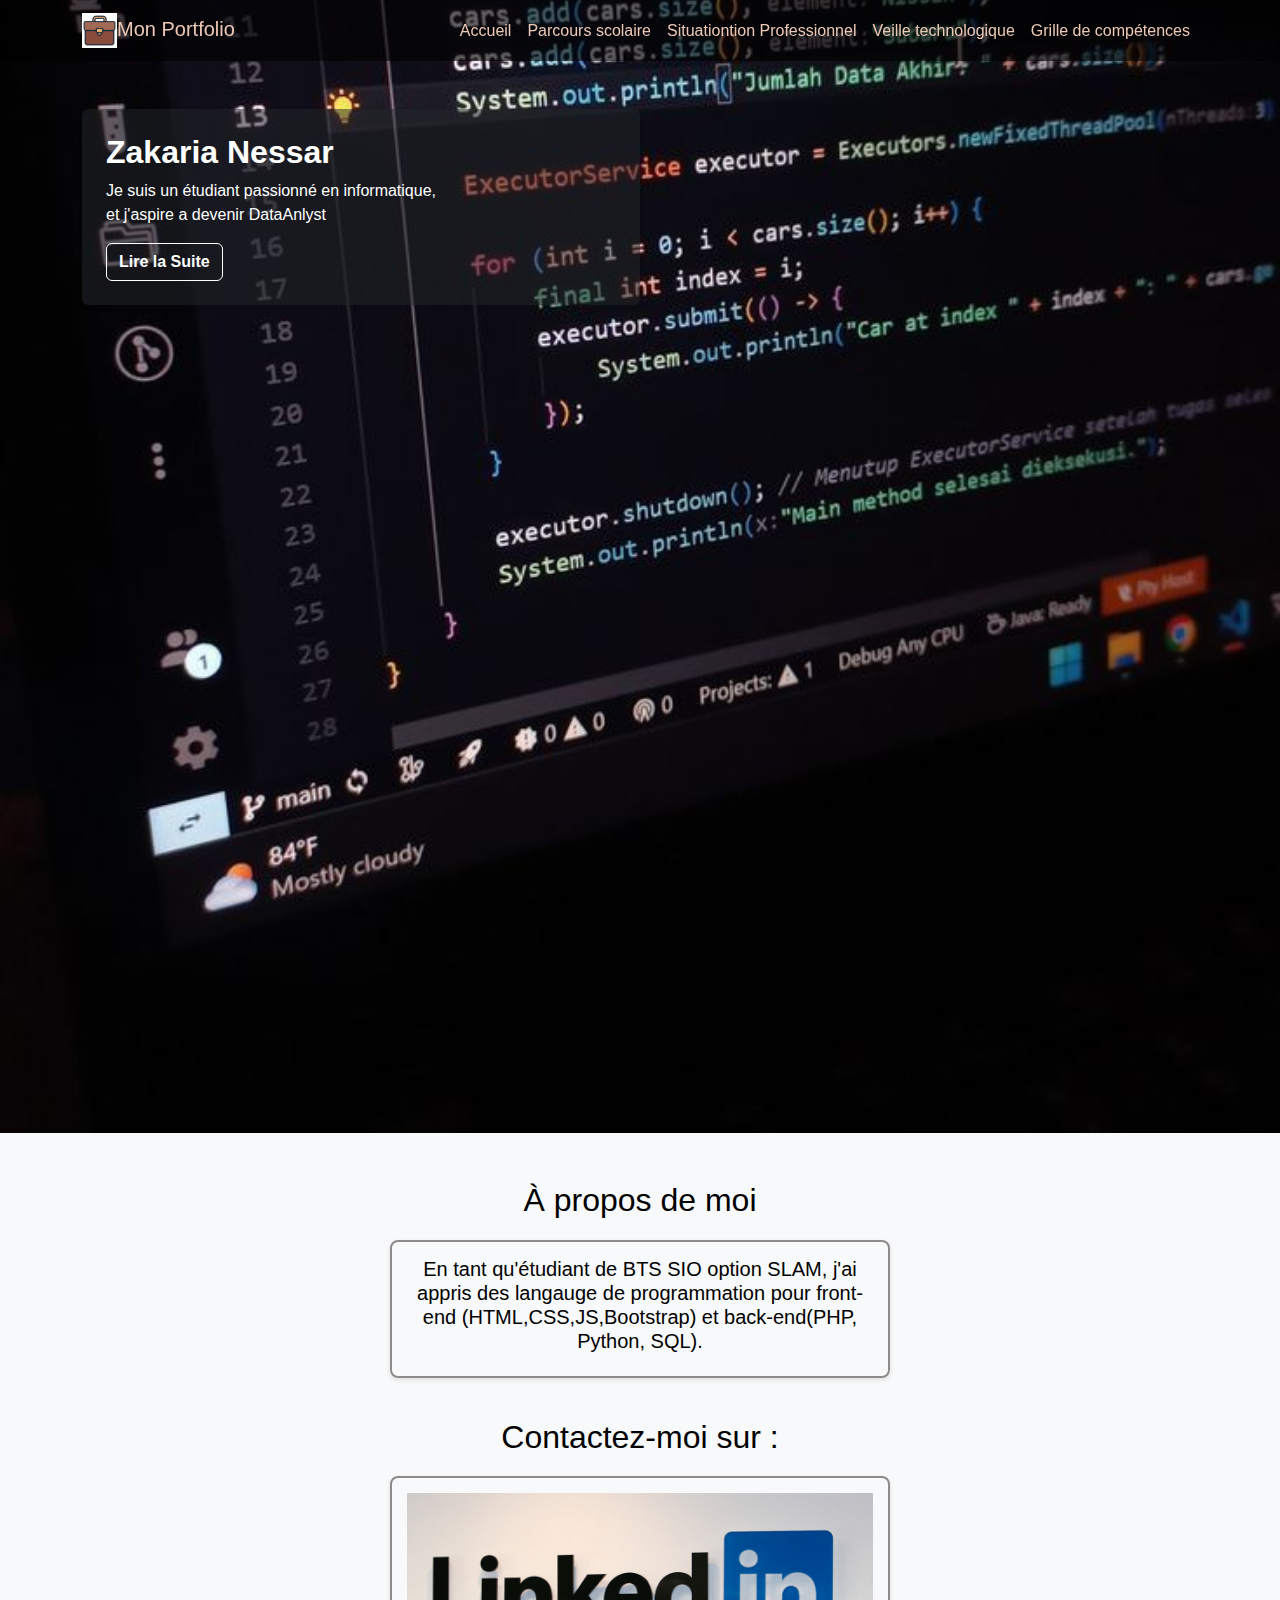
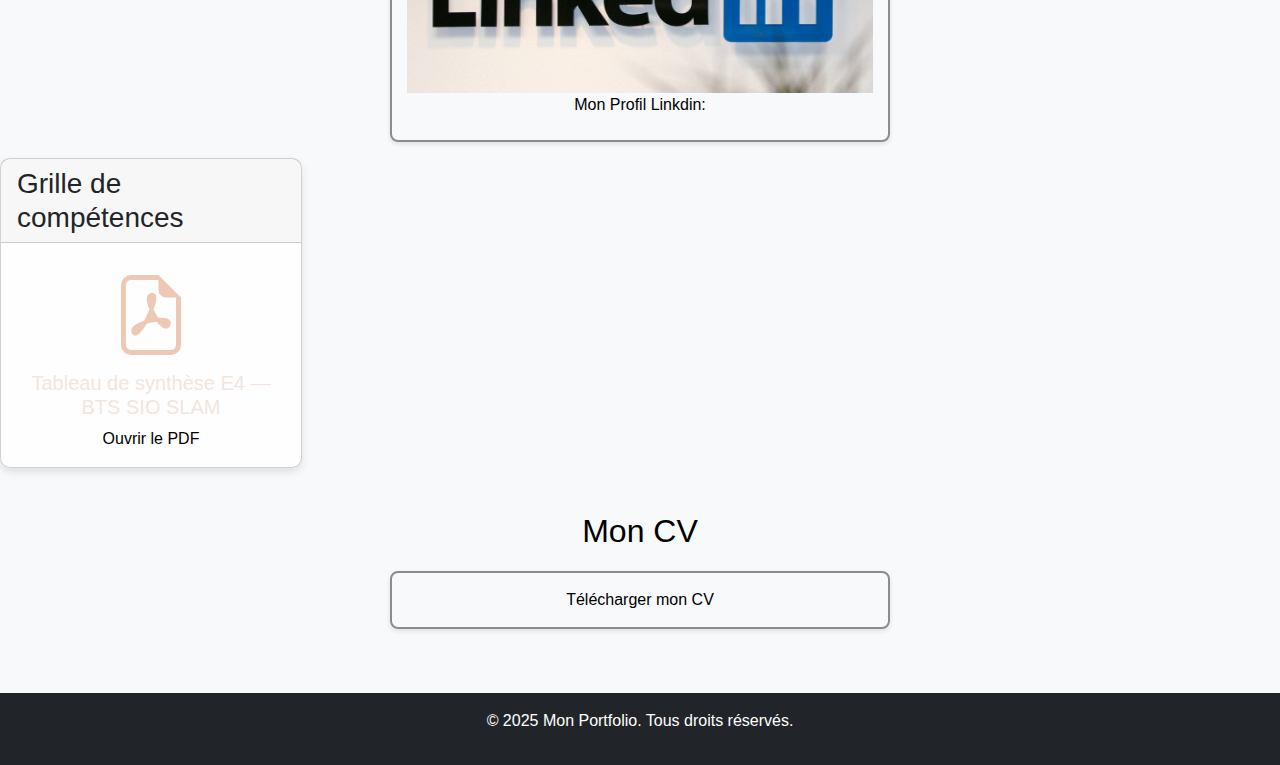
<file: index.html>
<!DOCTYPE html>
<html lang="fr">

<head>
    <meta charset="UTF-8">
    <meta name="viewport" content="width=device-width, initial-scale=1.0">
    <title>Mon Portfolio</title>
    <link href="https://cdn.jsdelivr.net/npm/bootstrap@5.3.0-alpha1/dist/css/bootstrap.min.css" rel="stylesheet">
    <link rel="stylesheet" href="css/Portfolio.css">
    <link rel="shortcut icon" type="image/png" href="image/portfolio.png"/>

</head>

<body>
    <!-- Navbar -->
    <nav class="navbar navbar-expand-lg custom-navbar">
        <div class="container">
            <a class="navbar-brand" href="#"><img src="image/portfolio.png" width="35", height="35">Mon Portfolio</a>
            <button class="navbar-toggler" type="button" data-bs-toggle="collapse" data-bs-target="#navbarNav"
                aria-controls="navbarNav" aria-expanded="false" aria-label="Toggle navigation">
                <span class="navbar-toggler-icon"></span>
            </button>
            <div class="collapse navbar-collapse" id="navbarNav">
                <ul class="navbar-nav ms-auto">
                    <li class="nav-item">
                        <a class="nav-link" href="#about">Accueil</a>

                    <li class="nav-item">
                        <a class="nav-link" href="page/school.html">Parcours scolaire</a>

                    <li class="nav-item">      
                        <a class="nav-link" href="page/situation_pro.html">Situationtion Professionnel</a>

                    <li class="nav-item">      
                        <a class="nav-link" href="page/Veille.html">Veille technologique </a>
                    
                    <li class="nav-item">
                        <a class="nav-link" href="Grille_de_competence_Zak.pdf">Grille de compétences </a>

                    </li>
                </ul>
            </div>
        </div>
    </nav>


     <!--À propos-->
    <section id="about" class="container my-5" style="min-height: 100vh;">
      
            <!--Une case pour mieux lire le texte-->
            <div class="col-lg-6 ">
                <div class="bg-dark bg-opacity-50 p-4 rounded shadow-sm"  >
                    <h2><strong>Zakaria Nessar</strong></h2>
                    <p>Je suis un étudiant passionné en informatique,<br> et j'aspire a devenir DataAnlyst </p>
                    <a href="#explications" class="btn btn-outline-light"><strong>Lire la Suite</strong></a>          
                    <!-- Lire la Suite 
                    <div class="col-md-2">
                        <div class="card">
                        </div>-->
                    </div>
                </div>
            </div>

            <div class="col-lg-6">
                <!-- Espace vide pour équilibrer la section ou ajouter une image réelle plus tard -->
                <div style="height: 780px;"></div>
            </div>     
        
    </section>

    

    <!-- Explications about me -->

<section id="explications" class="bg-light py-5">
    <div class="row">
        <!--conteiner Contexte-->
        <div class="container" >
            <strong><h2 style= "color: black;" class="text-center">À propos de moi</h2></strong>         
                <div class="mb-3">
                    <h5 style= "color: black;" class="text-center">En tant qu'étudiant de BTS SIO option SLAM,
                        j'ai appris des langauge de programmation pour front-end (HTML,CSS,JS,Bootstrap) et back-end(PHP, Python, SQL).</h5>
                </div>
                
        </div>  

    <!-- Contact mettre Linkedin mail et CV-->
    >
        <div class="container">
           <strong> <h2 style="color: black;" class="text-center">Contactez-moi sur :</h2></strong>
            <form id="contact-form" action="send-message.php" method="POST">
                <div class="mb-3">
                    <label for="name" class="form-label"><a href="https://www.linkedin.com/in/zakaria-nessar-4a7583329?lipi=urn%3Ali%3Apage%3Ad_flagship3_profile_view_base_contact_details%3BuzFvVlfEQnGtWiV0uic7hA%3D%3D" target="_blank"><img src="image/linkdin.png" class="card-img-top" alt="Projet 2">Mon Profil Linkdin:</a> </label>
                </div>
            </form>
        </div>

        <!-- Card Grille de compétences -->
            <div class="col-md-3 mb-4">
                <div class="card">
                    <h3 class="card-header">Grille de compétences</h3>
                    <div class="card-body text-center">
                        <svg xmlns="http://www.w3.org/2000/svg" width="80" height="80" fill="#edc9b5" viewBox="0 0 16 16" class="my-3">
                            <path d="M14 4.5V14a2 2 0 0 1-2 2H4a2 2 0 0 1-2-2V2a2 2 0 0 1 2-2h5.5L14 4.5zm-3 0A1.5 1.5 0 0 1 9.5 3V1H4a1 1 0 0 0-1 1v12a1 1 0 0 0 1 1h8a1 1 0 0 0 1-1V4.5h-2z"/>
                            <path d="M4.603 12.087a.81.81 0 0 1-.438-.42c-.195-.388-.13-.776.08-1.102.198-.307.526-.568.897-.787a7.68 7.68 0 0 1 1.482-.645 19.701 19.701 0 0 0 1.062-2.227 7.269 7.269 0 0 1-.43-1.295c-.086-.4-.119-.796-.046-1.136.075-.354.274-.672.65-.823.192-.077.4-.12.602-.077a.7.7 0 0 1 .477.365c.088.164.12.356.127.538.007.187-.012.395-.047.614-.084.51-.27 1.134-.52 1.794a10.954 10.954 0 0 0 .98 1.686 5.753 5.753 0 0 1 1.334.05c.364.065.734.195.96.465.12.144.193.32.2.518.007.192-.047.382-.138.563a1.04 1.04 0 0 1-.354.416.856.856 0 0 1-.51.138c-.331-.014-.654-.196-.933-.417a5.716 5.716 0 0 1-.911-.95 11.642 11.642 0 0 0-1.997.406 11.311 11.311 0 0 1-1.021 1.51c-.29.35-.608.655-.926.787a.793.793 0 0 1-.58.029z"/>
                        </svg>
                        <h5 class="card-text" style="color:#f0e6df;">Tableau de synthèse E4 — BTS SIO SLAM</h5>
                        <a href="Grille_de_competence_Zak.pdf" target="_blank">
                            Ouvrir le PDF
                        </a>
                    </div>
                </div>
            </div>

    <!-- Card telecharger mon CV -->
        <div class="container" >
            <strong><h2 style= "color: black;" class="text-center">Mon CV </h2></strong>         
                <div class="mb-3">
                    <a href="images/CV_Stage.pdf" download>Télécharger mon CV</a>
                </div>
                
        </div>  
    </div>
    </section>

    <!-- Footer -->
    <footer class="bg-dark text-white text-center py-3">
        <p>&copy; 2025 Mon Portfolio. Tous droits réservés.</p>
    </footer>

   
</body>

</html>
</file>
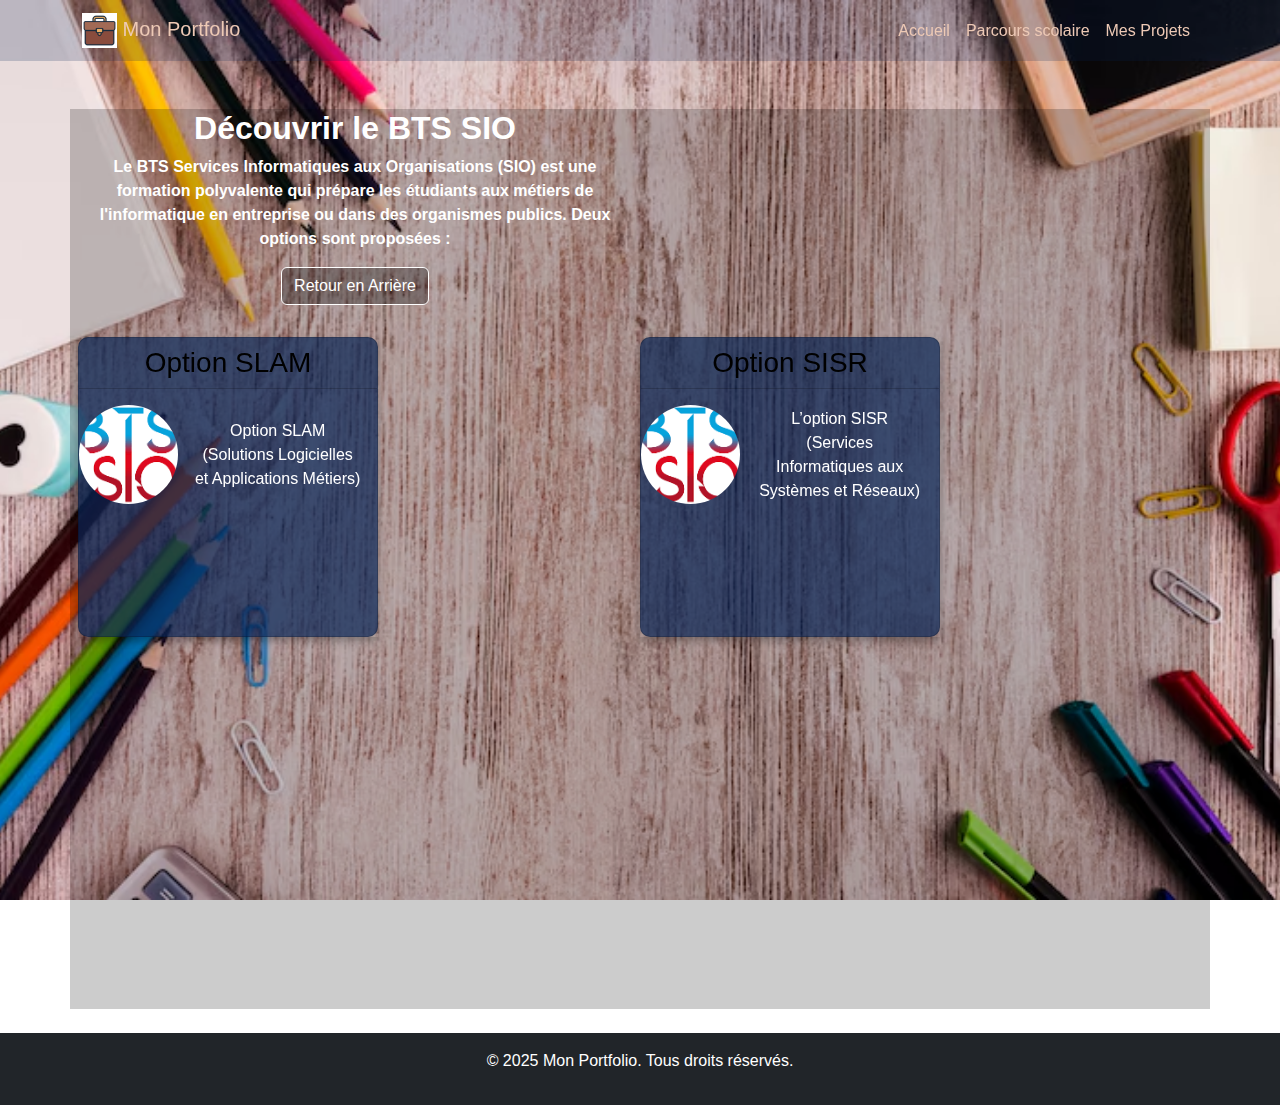
<file: page/bts.html>
<!DOCTYPE html>
<html lang="fr">

<head>
  <!-- Déclaration du jeu de caractères -->
  <meta charset="UTF-8">
  <!-- Affichage responsive sur mobile -->
  <meta name="viewport" content="width=device-width, initial-scale=1.0">
  <!-- Titre de l’onglet du navigateur -->
  <title>Mon Portfolio</title>

  <!-- Lien vers Bootstrap CSS (hébergé en ligne) -->
  <link href="https://cdn.jsdelivr.net/npm/bootstrap@5.3.0-alpha1/dist/css/bootstrap.min.css" rel="stylesheet">

  <!-- Lien vers ta feuille de style CSS personnalisée -->
  <link rel="stylesheet" href="../css/bts.css">

  <!-- Icône dans l’onglet du navigateur -->
  <link rel="shortcut icon" type="image/png" href="../image/portfolio.png" />
</head>

<body>
  <!-- ===== NAVBAR ===== -->
  <nav class="navbar navbar-expand-lg custom-navbar">
    <div class="container">
      <!-- Logo + texte -->
      <a class="navbar-brand" href="#">
        <img src="../image/portfolio.png" width="35" height="35" alt="Logo Portfolio">
        Mon Portfolio
      </a>

      <!-- Bouton pour ouvrir/fermer le menu en version mobile -->
      <button class="navbar-toggler" type="button" data-bs-toggle="collapse" data-bs-target="#navbarNav"
        aria-controls="navbarNav" aria-expanded="false" aria-label="Toggle navigation">
        <span class="navbar-toggler-icon"></span>
      </button>

      <!-- Menu de navigation -->
      <div class="collapse navbar-collapse" id="navbarNav">
        <ul class="navbar-nav ms-auto">
          <!-- Liens de navigation -->
          <li class="nav-item">
            <a class="nav-link" href="../index.html">Accueil</a>
          </li>
          <li class="nav-item">
            <a class="nav-link" href="../page/school.html">Parcours scolaire</a>
          </li>
          <li class="nav-item">
            <a class="nav-link" href="../page/situation_pro.html">Mes Projets</a>
          </li>
        </ul>
      </div>
    </div>
  </nav>

  <!-- ===== SECTION À PROPOS / BTS SIO ===== -->
  <section id="about" class="container my-4 mt-5">
    <div class="row">
<div class="col-lg-6 text-center">
        <h2><strong>Découvrir le BTS SIO</strong></h2>
        <p><strong>
            Le BTS Services Informatiques aux Organisations (SIO) est une formation polyvalente qui
            prépare les étudiants aux métiers de l'informatique en entreprise ou dans des organismes publics.
            Deux options sont proposées :
          </strong></p>
          <a href="school.html" class="btn btn-outline-light" style="background-color: rgba(0,0,0,0.3);">Retour en Arrière</a>
      </div>
<!-- ===== CARTE 1 : Option SLAM ===== -->
<div class ="row g-3">
    <div class="col-md-6 mb-4">
      <div class="flip-card">
        <div class="flip-card-inner">

          <!-- face avant -->
          <div class="flip-card-front card h-100">
            <h3 class="card-header text-center">Option SLAM</h3>
            <div class="row g-0 align-items-center">
              <div class="col-4 text-center">
                <img src="../image/sio.png" class="img-fluid rounded-circle my-3" style="max-height:120px;" alt="SLAM">
              </div>
              <div class="col-8">
                <div class="card-body">
                  <p class="card-text">
                    Option SLAM (Solutions Logicielles et Applications Métiers)
                  </p>
                </div>
              </div>
            </div>
          </div>

          <!-- face arrière -->
          <div class="flip-card-back card h-100">
            <h4 class="mb-2">Développeur d’applications</h4>
            <p class="px-3">Analyse des besoins, conception, tests et maintenance de solutions logicielles métiers.</p>
          </div>

        </div>
      </div>
    </div>

    <div class="col-md-6 mb-4">
      <div class="flip-card">
        <div class="flip-card-inner">

          <!-- face avant -->
          <div class="flip-card-front card h-100">
            <h3 class="card-header text-center">Option SISR</h3>
            <div class="row g-0 align-items-center">
              <div class="col-4 text-center">
                <img src="../image/sio.png" class="img-fluid rounded-circle my-3" style="max-height:120px;" alt="SISR">
              </div>
              <div class="col-8">
                <div class="card-body">
                  <p class="card-text">
                    L’option SISR (Services Informatiques aux Systèmes et Réseaux)
                  </p>
                </div>
              </div>
            </div>
          </div>

          <!-- face arrière -->
          <div class="flip-card-back card h-100">
            <h4 class="mb-2">Administration réseaux & systèmes</h4>
            <p class="px-3">Installation, sécurisation et maintien en condition opérationnelle des infrastructures.</p>
            <a href="lien-sisr.html" class="btn btn-light mt-2">Découvrir</a>
          </div>

        </div>
      </div>
    </div>


</div>
    </div> <!-- Fin de la ligne de cartes -->
  </section>

  <!-- ===== PIED DE PAGE / FOOTER ===== -->
  <footer class="bg-dark text-white text-center py-3">
    <p>&copy; 2025 Mon Portfolio. Tous droits réservés.</p>
  </footer>

  
  <!-- ===== SECTION CONTACT (désactivée pour l’instant) ===== -->
  <!--
  <section id="contact" class="bg-light py-5">
    <div class="container">
      <h2 class="text-center" style="color: black;"><strong>Contactez-moi</strong></h2>
      <form id="contact-form" action="send-message.php" method="POST">
        <div class="mb-3">
          <label for="name" class="form-label">Nom</label>
          <input type="text" class="form-control" id="name" placeholder="Votre nom">
        </div>
        <div class="mb-3">
          <label for="email" class="form-label">Email</label>
          <input type="email" class="form-control" id="email" placeholder="Votre email">
        </div>
        <div class="mb-3">
          <label for="message" class="form-label">Message</label>
          <textarea class="form-control" id="message" rows="4" placeholder="Votre message"></textarea>
        </div>
        <button type="submit" class="btn btn-primary">Envoyer</button>
        <button type="reset" class="btn btn-primary">Reset</button>
      </form>
    </div>
  </section>
  -->
</body>
</html>
</file>
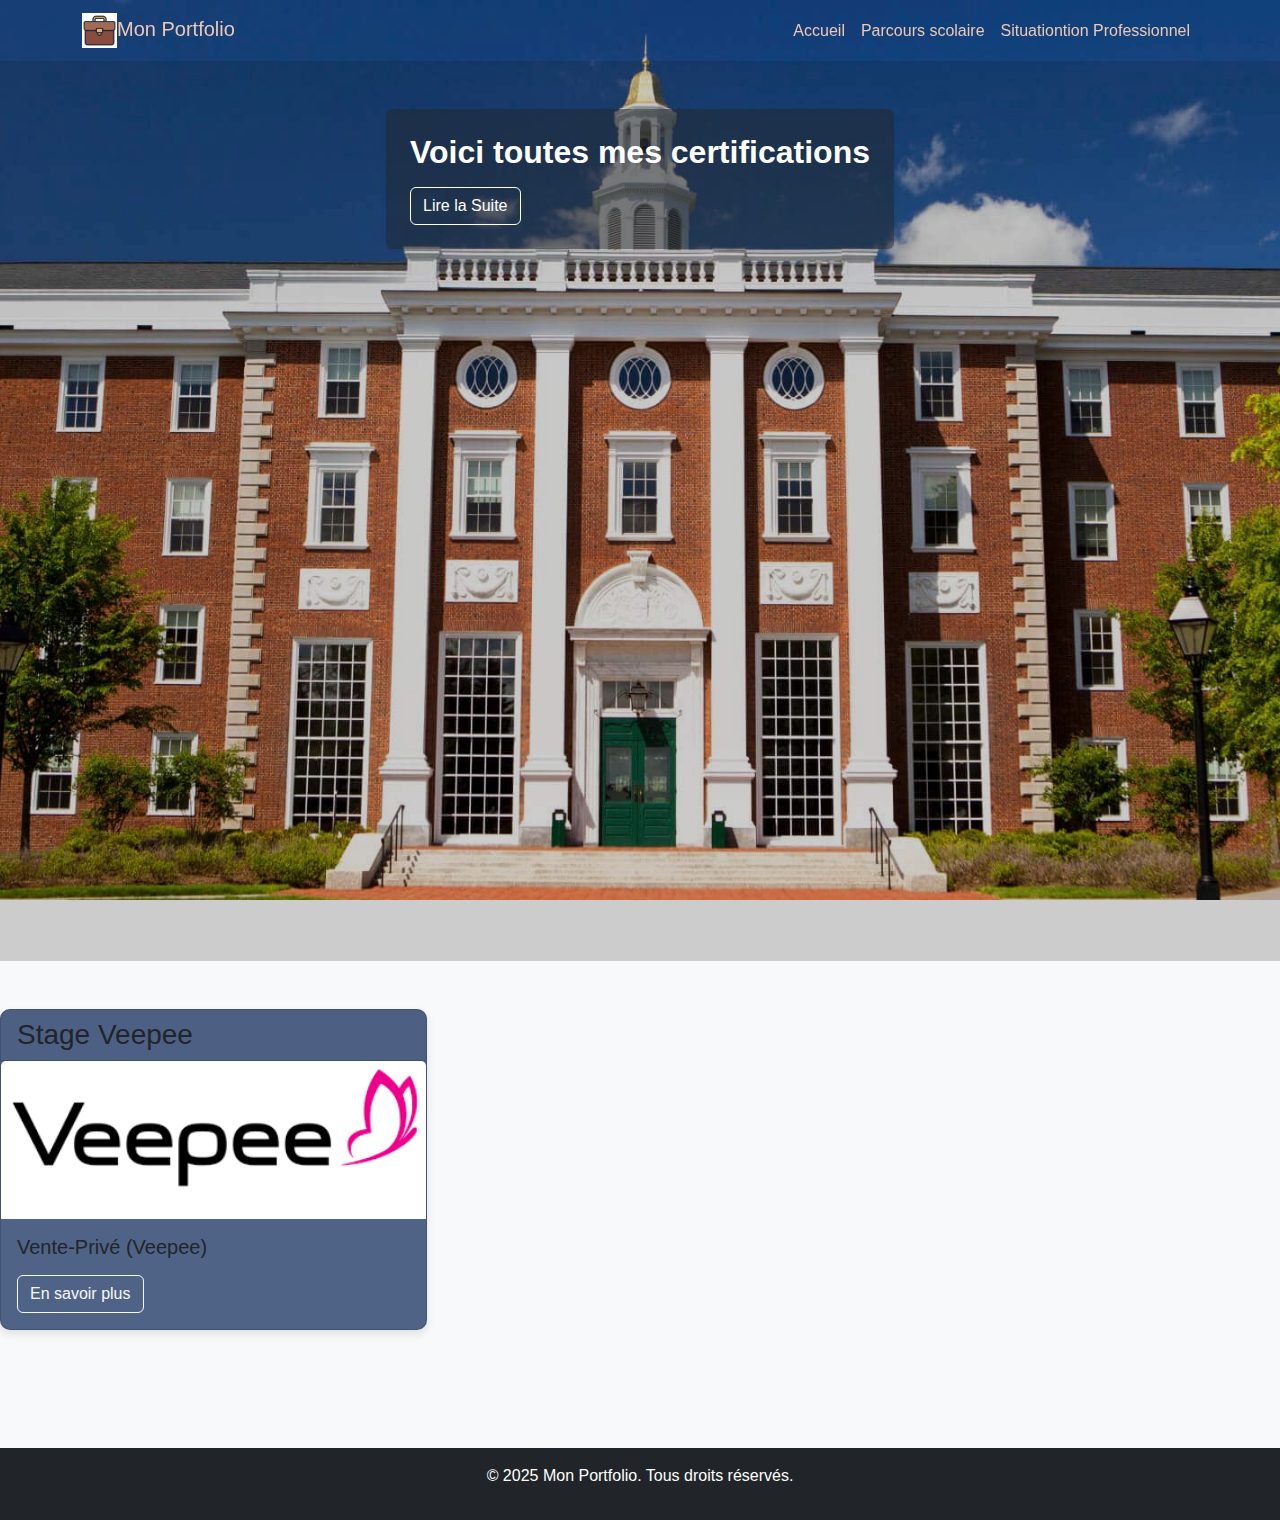
<file: page/certifications.html>
<!DOCTYPE html>
<html lang="fr">

<head>
    <meta charset="UTF-8">
    <meta name="viewport" content="width=device-width, initial-scale=1.0">
    <title>Mon Portfolio</title>
    <link href="https://cdn.jsdelivr.net/npm/bootstrap@5.3.0-alpha1/dist/css/bootstrap.min.css" rel="stylesheet">
    <link rel="stylesheet" href="../css/school.css">
    <link rel="shortcut icon" type="image/png" href="../image/portfolio.png"/>

</head>

<body>
    <!-- Hedear -->
    <nav class="navbar navbar-expand-lg custom-navbar">
        <div class="container">
            <a class="navbar-brand" href="#"><img src="../image/portfolio.png" width="35", height="35">Mon Portfolio</a>
            <button class="navbar-toggler" type="button" data-bs-toggle="collapse" data-bs-target="#navbarNav"
                aria-controls="navbarNav" aria-expanded="false" aria-label="Toggle navigation">
                <span class="navbar-toggler-icon"></span>
            </button>
            <div class="collapse navbar-collapse" id="navbarNav">
                <ul class="navbar-nav ms-auto">
                    <li class="nav-item">
                        <a class="nav-link" href="../index.html">Accueil</a>

                    <li class="nav-item">
                        <a class="nav-link" href="school.html">Parcours scolaire</a>

                    <li class="nav-item">      
                        <a class="nav-link" href="situation_pro.html">Situationtion Professionnel</a>

                </ul>
            </div>
        </div>
    </nav>


    <!--À propos-->
    <section id="about" class="container-fluid m-0 p-0">
        
            <div class="col-lg-12 d-flex flex-column justify-content-start align-items-center p-5 text-white" style="height: 70vh;">
              <div class="bg-dark bg-opacity-50 p-4 rounded shadow-sm">
                  <h2 class="mb-3"><strong>Voici toutes mes certifications</strong></h2>
                  <a href="#explications" class="btn btn-outline-light">Lire la Suite</a>
              </div>
          </div>
            <div class="col-lg-6" >
                <!-- Espace vide pour équilibrer la section ou ajouter une image réelle plus tard -->
                <div style="height: 780px;" ></div>
            </div>      
      
    </section>


<section id="explications" class="bg-light py-5" > 

  <!-- Premiér article -->
      <div class="col-md-4 mb-4">
        <div class="card">
            <h3 class="card-header">Stage Veepee</h3>
           <img src="../image/veepe.png" class="card-img-top" alt="Projet 2">
          <div class="card-body">
            <h5 class="card-text">Vente-Privé (Veepee)</h5>
            <button class="btn btn-outline-light mt-2" data-bs-toggle="modal" data-bs-target="#modalArt1">En savoir plus</button>
          </div>
        </div>
      </div>

  <!-- Modal premier article -->
<div class="modal fade" id="modalArt1" tabindex="-1" aria-hidden="true">
  <div class="modal-dialog modal-dialog-centered">
    <div class="modal-content">
      <div class="modal-header">
        <h5 class="modal-title" style="color:rgba(0, 0, 0, 0)"><strong>Projet Veepee</strong></h5>
        <button type="button" class="btn-close" data-bs-dismiss="modal" aria-label="Close"></button>
      </div>
      <div class="modal-body">
        <!-- CONTEXTE -->
        <h2 style="color:black"><strong>Contexte :</strong></h2>
        <p style="color:black">
          Lors de mon stage chez Veepee, entreprise spécialisée dans l'e-commerce, j'ai intégré l'équipe support réseau. 
          Ma contribution principale a été la gestion et la résolution de tickets ainsi que le suivi du stock.
        </p>

        <!-- ENVIRONNEMENT -->
        <h2 style="color:black"><strong>Environnement :</strong></h2>
        <p style="color:black">
          Ma mission en tant que technicien réseau consistait à assurer le bon fonctionnement du matériel informatique utilisé par la production. 
          Cela impliquait de me déplacer régulièrement dans les différents entrepôts pour traiter les tickets reçus via l'application "WeTick". 
          Certains tickets pouvaient être résolus à distance grâce au logiciel WMS Tools, facilitant la gestion des opérations d'entrepôt. 
          Pour la gestion de stock, Veepee utilise GLPI.
        </p>

        <!-- RÉALISATIONS -->
        <h2 style="color:black"><strong>Réalisations :</strong></h2>
        <p style="color:black">
          - Gestion et résolution de tickets<br>
          - Migration de systèmes<br>
          - Gestion et suivi DFS
        </p>

        <!-- BILAN -->
        <h2 style="color:black"><strong>Bilan :</strong></h2>
        <p style="color:black">
          Cette expérience chez Veepee a été très enrichissante. Elle m'a permis de mettre en pratique et de développer mes compétences en réseau. 
          J'ai également pu contribuer aux objectifs de l'équipe, tout en apprenant à gérer certaines contraintes du quotidien.
        </p>
      </div>
    </div>
  </div>
</div>

<button class="btn btn-outline-light mt-2" href="">Articles Officiel</button>


</section>
    

     <!-- Exemple de card classique A ENLEVER APRES!!!!!!!
       <section id="portfolio" class="container my-5">
        <h2 class="text-center">Mon Parcours Scolaire :</h2>
        <div class="row">
            <div class="col-md-4">
                <div class="card">
                    <img src="../image/glpi.png" class="card-img-top" alt="Projet 1">
                    <div class="card-body">
                        <h5 class="card-title">Bac</h5>
                    </div>
                </div>
            </div>
            <div class="col-md-4">
                <div class="card">
                    <div class="card-body">
                        <h5 class="card-title">BAC+1</h5>
                    </div>
                </div>
            </div>
        </div>
    </section>


    <section id="contact" class="bg-light py-5">
        <div class="container">
           <strong> <h2 style="color: black;" class="text-center">Contactez-moi sur :</h2></strong>
            <form id="contact-form" action="send-message.php" method="POST">
                <div class="mb-3">
                    <label for="name" class="form-label"><a href="https://www.linkedin.com/in/zakaria-nessar-4a7583329?lipi=urn%3Ali%3Apage%3Ad_flagship3_profile_view_base_contact_details%3BuzFvVlfEQnGtWiV0uic7hA%3D%3D" target="_blank"><img src="../image/linkdin.png" class="card-img-top" alt="Projet 2">Mon Profil Linkdin:</a> </label>
                </div>
            </form>
        </div>
    </section>-->

    <!-- Footer -->
    <footer class="bg-dark text-white text-center py-3">
        <p>&copy; 2025 Mon Portfolio. Tous droits réservés.</p>
    </footer>

   
</body>

</html>
<!-- Pour le titre de la section "À propos de moi" exemplaire:  
<section id="about" class="position-relative" style="height: 400px;">
    <div class="position-absolute" style="top: 30px; left: 50px;">
        <h2><strong>Zakaria Nessar</strong></h2>
        <p>Bienvenue dans mon parcours scolaire !</p>
    </div>
</section> -->
</file>
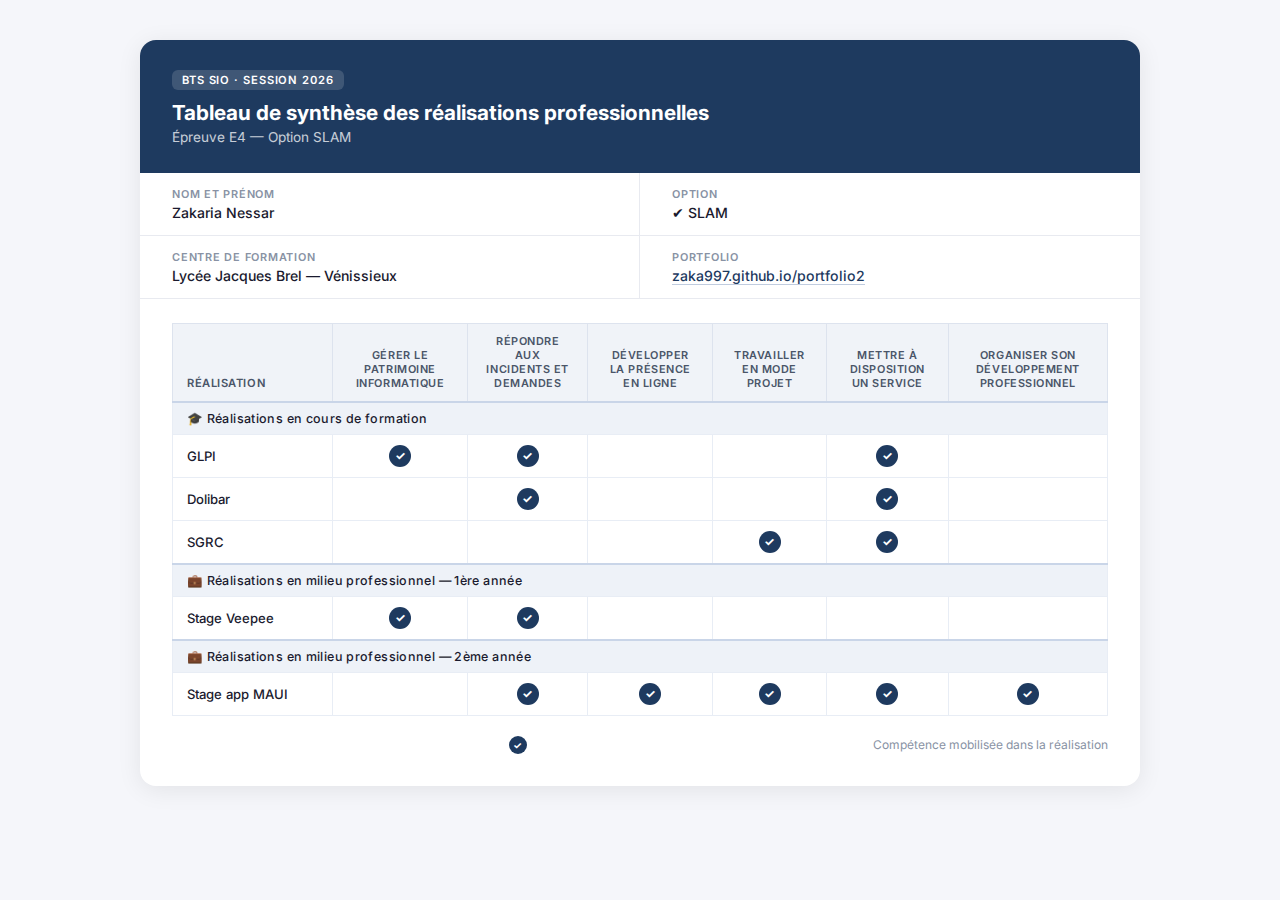
<file: page/grille_competences.html>
<!DOCTYPE html>
<html lang="fr">
<head>
  <meta charset="UTF-8" />
  <meta name="viewport" content="width=device-width, initial-scale=1.0" />
  <title>Grille de compétences — BTS SIO</title>
  <link href="https://fonts.googleapis.com/css2?family=Inter:wght@400;500;600;700&display=swap" rel="stylesheet" />
  <style>
    * { box-sizing: border-box; margin: 0; padding: 0; }

    body {
      font-family: 'Inter', sans-serif;
      background: #f5f6fa;
      color: #1a1a2e;
      padding: 40px 20px 60px;
    }

    .card {
      max-width: 1000px;
      margin: 0 auto;
      background: #ffffff;
      border-radius: 16px;
      box-shadow: 0 4px 24px rgba(0,0,0,0.08);
      overflow: hidden;
    }

    /* ── Header ── */
    .card-header {
      background: #1e3a5f;
      color: white;
      padding: 28px 32px;
    }
    .card-header .badge {
      display: inline-block;
      background: rgba(255,255,255,0.15);
      border-radius: 6px;
      padding: 3px 10px;
      font-size: 0.7rem;
      font-weight: 600;
      letter-spacing: 0.08em;
      text-transform: uppercase;
      margin-bottom: 10px;
    }
    .card-header h1 {
      font-size: 1.3rem;
      font-weight: 700;
      margin-bottom: 4px;
    }
    .card-header .subtitle {
      font-size: 0.85rem;
      opacity: 0.75;
      font-weight: 400;
    }

    /* ── Info bloc ── */
    .info-grid {
      display: grid;
      grid-template-columns: 1fr 1fr;
      gap: 0;
      border-bottom: 1px solid #e8eaf0;
    }
    .info-item {
      padding: 14px 32px;
      border-right: 1px solid #e8eaf0;
      border-bottom: 1px solid #e8eaf0;
    }
    .info-item:nth-child(2n) { border-right: none; }
    .info-item:nth-last-child(-n+2) { border-bottom: none; }
    .info-label {
      font-size: 0.68rem;
      font-weight: 600;
      color: #8892a4;
      text-transform: uppercase;
      letter-spacing: 0.07em;
      margin-bottom: 3px;
    }
    .info-value {
      font-size: 0.88rem;
      font-weight: 500;
      color: #1a1a2e;
    }
    .info-value a {
      color: #1e3a5f;
      text-decoration: none;
      border-bottom: 1px solid #c0ccdf;
    }
    .info-value a:hover { border-color: #1e3a5f; }

    /* ── Table ── */
    .table-wrap {
      overflow-x: auto;
      padding: 24px 32px 32px;
    }

    table {
      width: 100%;
      border-collapse: collapse;
      font-size: 0.82rem;
    }

    /* Section header rows */
    .section-row td {
      background: #eef2f8;
      color: #1e3a5f;
      font-weight: 700;
      font-size: 0.78rem;
      padding: 8px 14px;
      letter-spacing: 0.03em;
      border-top: 2px solid #c9d5e8;
    }

    /* Column headers */
    thead th {
      background: #f0f3f8;
      color: #4a5568;
      font-size: 0.7rem;
      font-weight: 600;
      text-transform: uppercase;
      letter-spacing: 0.05em;
      padding: 10px 14px;
      border: 1px solid #dde3ee;
      text-align: center;
      vertical-align: bottom;
      line-height: 1.3;
    }
    thead th:first-child { text-align: left; min-width: 160px; }

    /* Abbrev header */
    .th-abbrev {
      writing-mode: horizontal-tb;
      font-size: 0.68rem;
    }

    /* Data rows */
    tbody tr td {
      padding: 10px 14px;
      border: 1px solid #e8edf5;
      vertical-align: middle;
      color: #2d3748;
    }
    tbody tr:hover td { background: #f8f9ff; }
    tbody tr td:first-child {
      font-weight: 500;
      color: #1a1a2e;
    }

    /* Check mark */
    .check {
      display: block;
      margin: 0 auto;
      width: 22px; height: 22px;
      background: #1e3a5f;
      border-radius: 50%;
      display: flex;
      align-items: center;
      justify-content: center;
      color: white;
      font-size: 12px;
      font-weight: 700;
    }
    .empty { display: block; width: 22px; height: 22px; margin: 0 auto; }

    td.center { text-align: center; }

    /* Legend */
    .legend {
      margin-top: 20px;
      display: flex;
      align-items: center;
      gap: 10px;
      font-size: 0.75rem;
      color: #8892a4;
    }
    .legend .check { width: 18px; height: 18px; font-size: 10px; flex-shrink: 0; }
  </style>
</head>
<body>

<div class="card">

  <!-- Header -->
  <div class="card-header">
    <div class="badge">BTS SIO · Session 2026</div>
    <h1>Tableau de synthèse des réalisations professionnelles</h1>
    <div class="subtitle">Épreuve E4 — Option SLAM</div>
  </div>

  <!-- Info -->
  <div class="info-grid">
    <div class="info-item">
      <div class="info-label">Nom et prénom</div>
      <div class="info-value">Zakaria Nessar</div>
    </div>
    <div class="info-item">
      <div class="info-label">Option</div>
      <div class="info-value">✔ SLAM</div>
    </div>
    <div class="info-item">
      <div class="info-label">Centre de formation</div>
      <div class="info-value">Lycée Jacques Brel — Vénissieux</div>
    </div>
    <div class="info-item">
      <div class="info-label">Portfolio</div>
      <div class="info-value"><a href="https://zaka997.github.io/portfolio2/index.html" target="_blank">zaka997.github.io/portfolio2</a></div>
    </div>
  </div>

  <!-- Table -->
  <div class="table-wrap">
    <table>
      <thead>
        <tr>
          <th>Réalisation</th>
          <th class="th-abbrev">Gérer le patrimoine informatique</th>
          <th class="th-abbrev">Répondre aux incidents et demandes</th>
          <th class="th-abbrev">Développer la présence en ligne</th>
          <th class="th-abbrev">Travailler en mode projet</th>
          <th class="th-abbrev">Mettre à disposition un service</th>
          <th class="th-abbrev">Organiser son développement professionnel</th>
        </tr>
      </thead>
      <tbody>

        <!-- Formation -->
        <tr class="section-row">
          <td colspan="7">🎓 Réalisations en cours de formation</td>
        </tr>
        <tr>
          <td>GLPI</td>
          <td class="center"><span class="check">✓</span></td>
          <td class="center"><span class="check">✓</span></td>
          <td class="center"><span class="empty"></span></td>
          <td class="center"><span class="empty"></span></td>
          <td class="center"><span class="check">✓</span></td>
          <td class="center"><span class="empty"></span></td>
        </tr>
        <tr>
          <td>Dolibar</td>
          <td class="center"><span class="empty"></span></td>
          <td class="center"><span class="check">✓</span></td>
          <td class="center"><span class="empty"></span></td>
          <td class="center"><span class="empty"></span></td>
          <td class="center"><span class="check">✓</span></td>
          <td class="center"><span class="empty"></span></td>
        </tr>
        <tr>
          <td>SGRC</td>
          <td class="center"><span class="empty"></span></td>
          <td class="center"><span class="empty"></span></td>
          <td class="center"><span class="empty"></span></td>
          <td class="center"><span class="check">✓</span></td>
          <td class="center"><span class="check">✓</span></td>
          <td class="center"><span class="empty"></span></td>
        </tr>

        <!-- Stage 1ère année -->
        <tr class="section-row">
          <td colspan="7">💼 Réalisations en milieu professionnel — 1ère année</td>
        </tr>
        <tr>
          <td>Stage Veepee</td>
          <td class="center"><span class="check">✓</span></td>
          <td class="center"><span class="check">✓</span></td>
          <td class="center"><span class="empty"></span></td>
          <td class="center"><span class="empty"></span></td>
          <td class="center"><span class="empty"></span></td>
          <td class="center"><span class="empty"></span></td>
        </tr>

        <!-- Stage 2ème année -->
        <tr class="section-row">
          <td colspan="7">💼 Réalisations en milieu professionnel — 2ème année</td>
        </tr>
        <tr>
          <td>Stage app MAUI</td>
          <td class="center"><span class="empty"></span></td>
          <td class="center"><span class="check">✓</span></td>
          <td class="center"><span class="check">✓</span></td>
          <td class="center"><span class="check">✓</span></td>
          <td class="center"><span class="check">✓</span></td>
          <td class="center"><span class="check">✓</span></td>
        </tr>

      </tbody>
    </table>

    <div class="legend">
      <span class="check">✓</span>
      Compétence mobilisée dans la réalisation
    </div>
  </div>

</div>

</body>
</html>
</file>
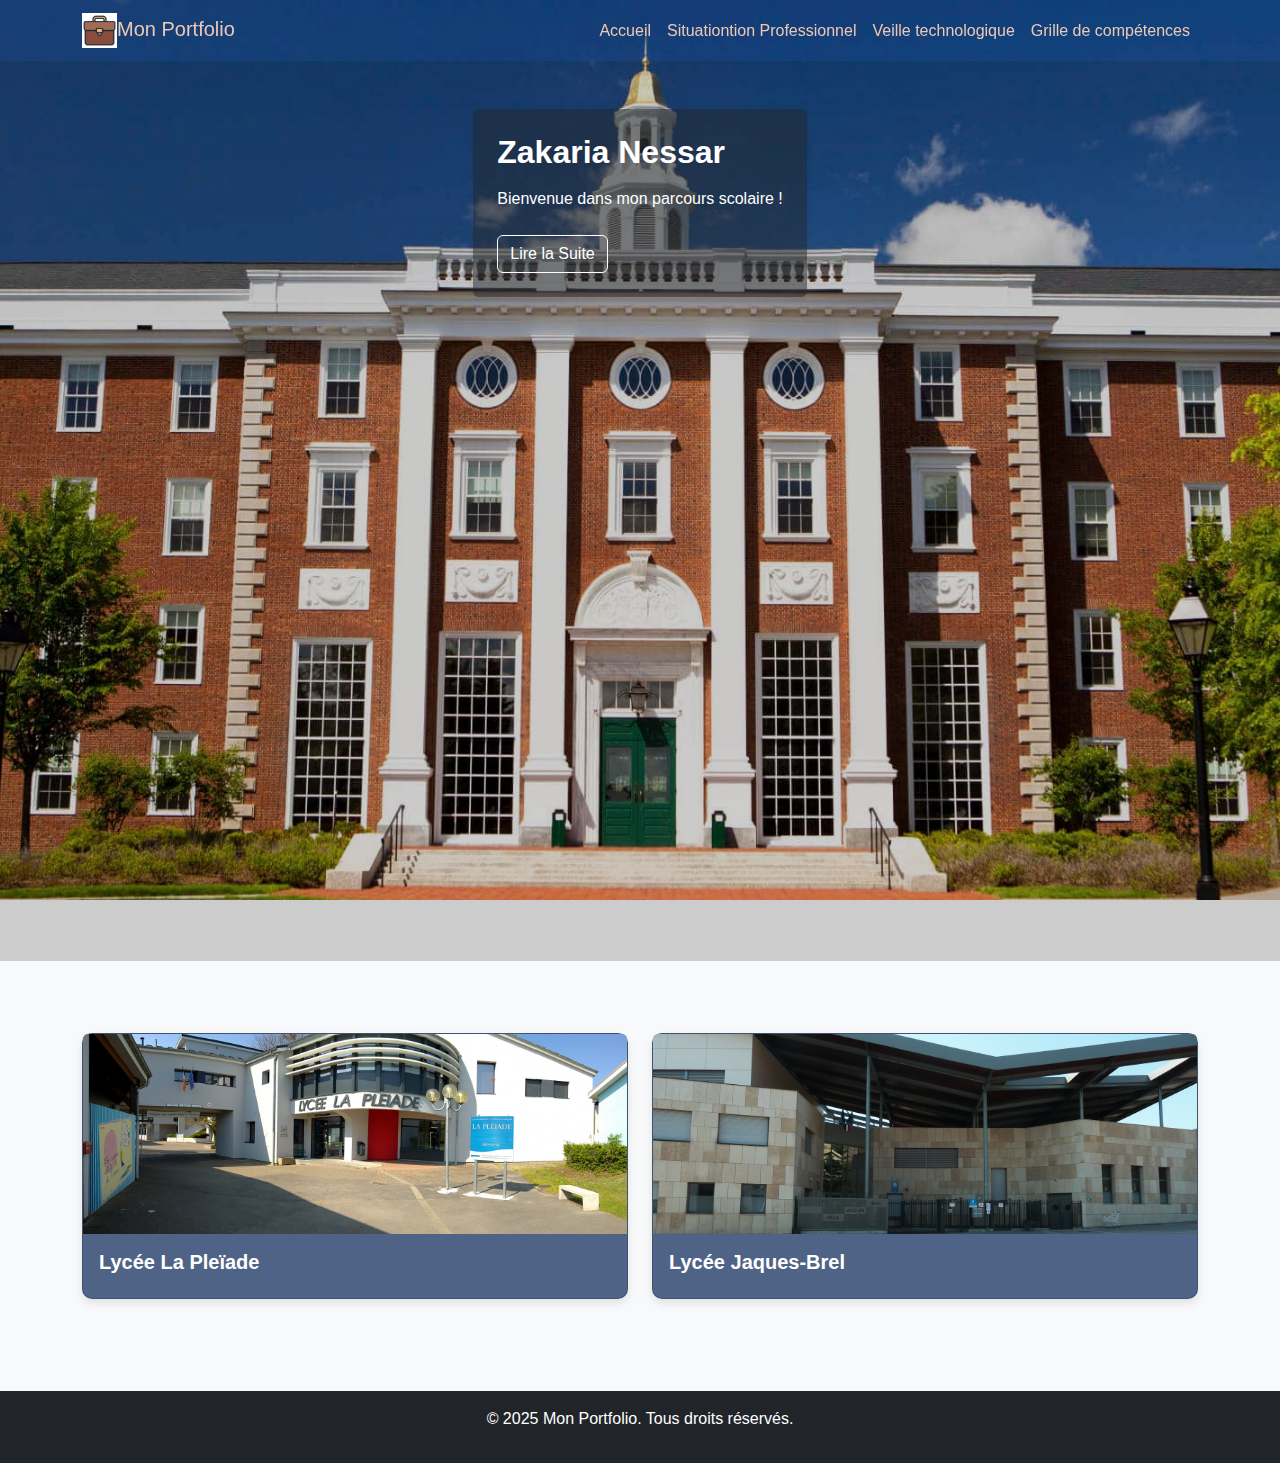
<file: page/school.html>
<!DOCTYPE html>
<html lang="fr">

<head>
    <meta charset="UTF-8">
    <meta name="viewport" content="width=device-width, initial-scale=1.0">
    <title>Mon Portfolio</title>
    <link href="https://cdn.jsdelivr.net/npm/bootstrap@5.3.0-alpha1/dist/css/bootstrap.min.css" rel="stylesheet">
    <link rel="stylesheet" href="../css/school.css">
    <link rel="shortcut icon" type="image/png" href="../image/portfolio.png"/>

</head>

<body>
    <!-- Hedear -->
    <nav class="navbar navbar-expand-lg custom-navbar">
        <div class="container">
            <a class="navbar-brand" href="#"><img src="../image/portfolio.png" width="35", height="35">Mon Portfolio</a>
            <button class="navbar-toggler" type="button" data-bs-toggle="collapse" data-bs-target="#navbarNav"
                aria-controls="navbarNav" aria-expanded="false" aria-label="Toggle navigation">
                <span class="navbar-toggler-icon"></span>
            </button>
            <div class="collapse navbar-collapse" id="navbarNav">
                <ul class="navbar-nav ms-auto">
                    <li class="nav-item">
                        <a class="nav-link" href="../index.html">Accueil</a>

                    <li class="nav-item">      
                        <a class="nav-link" href="situation_pro.html">Situationtion Professionnel</a>
                    
                    <li class="nav-item">      
                        <a class="nav-link" href="Veille.html">Veille technologique </a>
                    <li class="nav-item">
                        <a class="nav-link" href="grille_competences.html">Grille de compétences </a>


                </ul>
            </div>
        </div>
    </nav>


    <!--À propos-->
    <section id="about" class="container-fluid m-0 p-0">
        
            <div class="col-lg-12 d-flex flex-column justify-content-start align-items-center p-5 text-white" style="height: 70vh;">
              <div class="bg-dark bg-opacity-50 p-4 rounded shadow-sm">
                  <h2 class="mb-3"><strong>Zakaria Nessar</strong></h2>
                  <p class="mb-4">Bienvenue dans mon parcours scolaire !</p>
                  <a href="#explications" class="btn btn-outline-light">Lire la Suite</a>
              </div>
          </div>
            <div class="col-lg-6" >
                <!-- Espace vide pour équilibrer la section ou ajouter une image réelle plus tard -->
                <div style="height: 780px;" ></div>
            </div>      
      
    </section>

    <!-- La Pleïade -->

<section id="explications" class="bg-light py-5" >
  <div class="container my-4">
    <div class="row">
      <!-- Slide de droite vers gauche -->
      <div class="col-md-6">
        <div class="card overlay-slide-card">
          <div class="position-relative">
            <img src="../image/pont.jpg" class="card-img-top" alt="Projet 1">
            <div class="overlay slide-left d-flex align-items-center justify-content-center text-white text-center">
              <div class="overlay-text">
                <p style="color:black"><strong>Au lycée La Pleïade de 2021 à 2024 j'ai fait un Baccalauréat général, spécialités Mathématiques et NSI (Numerique Sciece Informatique ).</strong></p>
                <a href="https://pleiade.ent.auvergnerhonealpes.fr/" class="btn btn-outline-light"><strong>>>Site Officiel</strong></a>         
              </div>
            </div>
          </div>
          <div class="card-body">
            <h5 class="card-title"><strong>Lycée La Pleïade</strong></h5>
          </div>
        </div>
      </div>

      <!-- Slide de gauche vers droite -->
      <div class="col-md-6">
        <div class="card overlay-slide-card">
          <div class="position-relative">
            <img src="../image/jaque.jpg" class="card-img-top" alt="Projet 2">
            <div class="overlay slide-right d-flex align-items-center justify-content-center text-white text-center">
              <div class="overlay-text">
                <p style="color:black"><strong> pour ma poursuite d'etudes j'ai opté pour un BTS SIO option SLAM au lycée Jaques-Brel en septembre 2024. Ma formation a inclus les bases des réseaux, l'analyse de trames, le routage, la gestion des incidents, et la programmation en Python, Javascript, SQL, HTML/CSS, C# et PHP. J'ai également acquis des connaissances en cybersécurité.</strong></p>
                <a href="https://lyc-jacques-brel.ent.auvergnerhonealpes.fr/" class="btn btn-outline-light"><strong>>> Site Officiel</strong></a>         
                <a href="bts.html" class="btn btn-outline-light"><strong>Lire la Suite</strong></a>         
              </div>
            </div>
          </div>
          <div class="card-body">
            <h5 class="card-title"><strong>Lycée Jaques-Brel</strong></h5>
          </div>
        </div>
      </div>

    </div>
  </div>
</section>
    

     <!-- Exemple de card classique A ENLEVER APRES!!!!!!!
       <section id="portfolio" class="container my-5">
        <h2 class="text-center">Mon Parcours Scolaire :</h2>
        <div class="row">
            <div class="col-md-4">
                <div class="card">
                    <img src="../image/glpi.png" class="card-img-top" alt="Projet 1">
                    <div class="card-body">
                        <h5 class="card-title">Bac</h5>
                    </div>
                </div>
            </div>
            <div class="col-md-4">
                <div class="card">
                    <div class="card-body">
                        <h5 class="card-title">BAC+1</h5>
                    </div>
                </div>
            </div>
        </div>
    </section>


    <section id="contact" class="bg-light py-5">
        <div class="container">
           <strong> <h2 style="color: black;" class="text-center">Contactez-moi sur :</h2></strong>
            <form id="contact-form" action="send-message.php" method="POST">
                <div class="mb-3">
                    <label for="name" class="form-label"><a href="https://www.linkedin.com/in/zakaria-nessar-4a7583329?lipi=urn%3Ali%3Apage%3Ad_flagship3_profile_view_base_contact_details%3BuzFvVlfEQnGtWiV0uic7hA%3D%3D" target="_blank"><img src="../image/linkdin.png" class="card-img-top" alt="Projet 2">Mon Profil Linkdin:</a> </label>
                </div>
            </form>
        </div>
    </section>-->

    <!-- Footer -->
    <footer class="bg-dark text-white text-center py-3">
        <p>&copy; 2025 Mon Portfolio. Tous droits réservés.</p>
    </footer>

   
</body>

</html>
<!-- Pour le titre de la section "À propos de moi" exemplaire:  
<section id="about" class="position-relative" style="height: 400px;">
    <div class="position-absolute" style="top: 30px; left: 50px;">
        <h2><strong>Zakaria Nessar</strong></h2>
        <p>Bienvenue dans mon parcours scolaire !</p>
    </div>
</section> -->
</file>
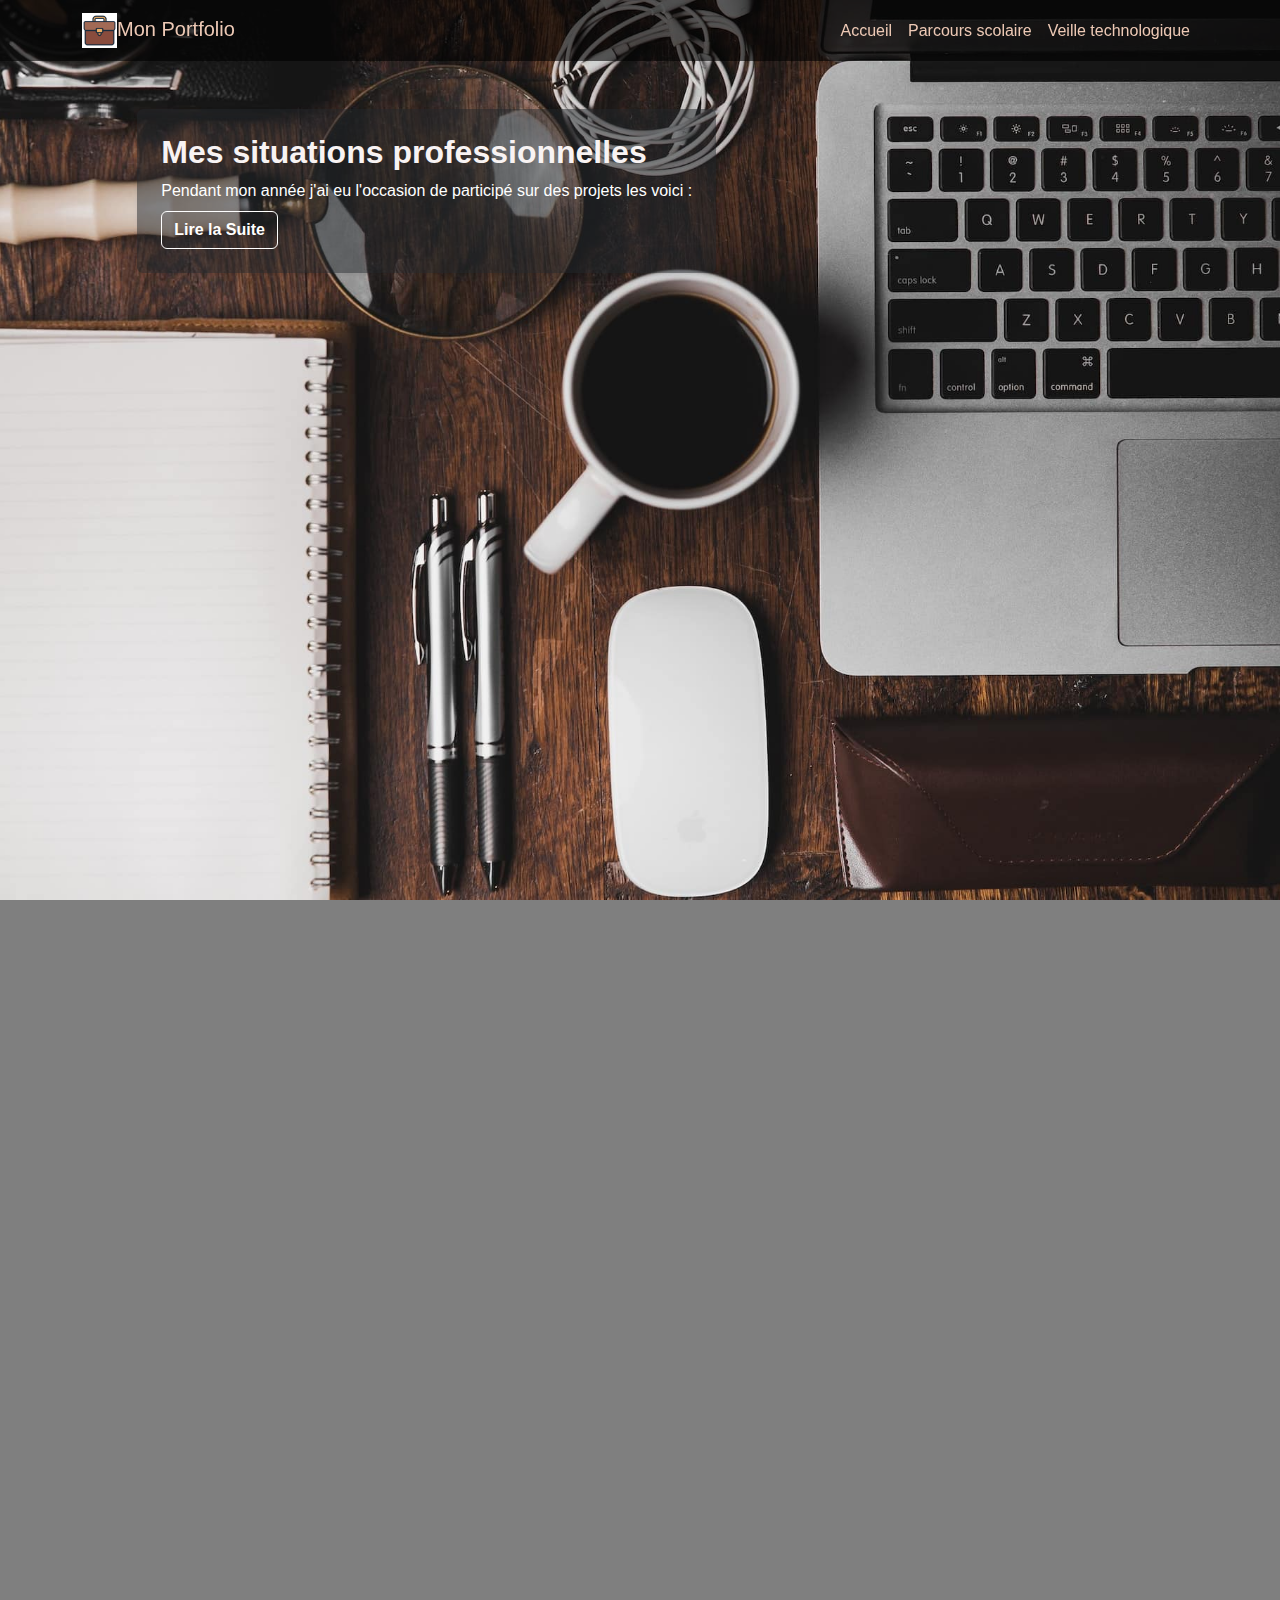
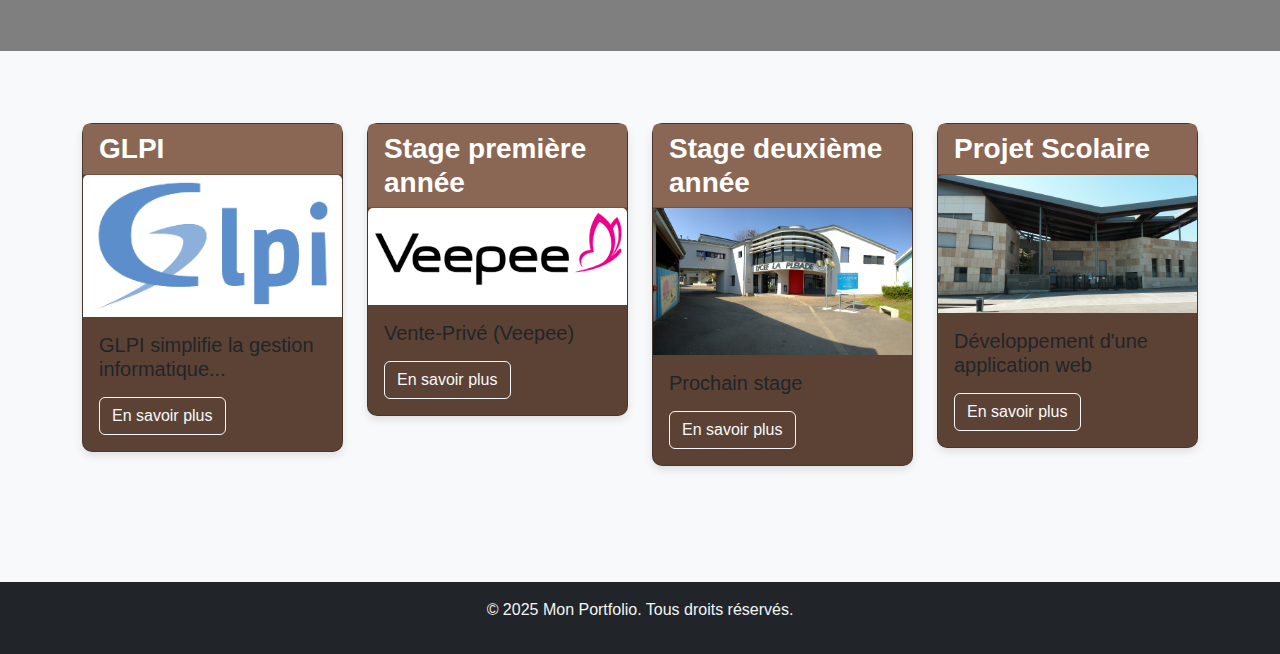
<file: page/situation_pro.html>
<!DOCTYPE html>
<html lang="fr">

<head>
    <meta charset="UTF-8">
    <meta name="viewport" content="width=device-width, initial-scale=1.0">
    <title>Mon Portfolio</title>
    <link href="https://cdn.jsdelivr.net/npm/bootstrap@5.3.0-alpha1/dist/css/bootstrap.min.css" rel="stylesheet">
    <link rel="stylesheet" href="../css/projet.css">
    <link rel="shortcut icon" type="image/png" href="../image/portfolio.png"/>

</head>


<body>
    <!-- Navbar -->
    <nav class="navbar navbar-expand-lg custom-navbar">
        <div class="container">
            <a class="navbar-brand" href="#"><img src="../image/portfolio.png" width="35" height="35">Mon Portfolio</a>
            <button class="navbar-toggler" type="button" data-bs-toggle="collapse" data-bs-target="#navbarNav"
                aria-controls="navbarNav" aria-expanded="false" aria-label="Toggle navigation">
                <span class="navbar-toggler-icon"></span>
            </button>
            <div class="collapse navbar-collapse" id="navbarNav">
                <ul class="navbar-nav ms-auto">
                    <li class="nav-item">
                        <a class="nav-link" href="../index.html">Accueil</a>
                    <li class="nav-item">
                        <a class="nav-link" href="school.html">Parcours scolaire</a>
                    <li class="nav-item">      
                        <a class="nav-link" href="Veille.html">Veille technologique</a>
                </ul>
            </div>
        </div>
    </nav>


    <!-- À propos -->
    <section id="about" class="container-fluid my-0 p-0"> 
        <div class="col-lg-8 d-flex flex-column justify-content-start align-items-center p-5 text-white" style="height: 100vh;">
            <div class="bg-dark bg-opacity-50 p-4 rounded shadow-sm">           
                <h2><strong>Mes situations professionnelles</strong></h2>
                <!-- TYPEWRITER CSS ONLY -->
                <div class="typewriter-wrapper my-2">
                    <span class="typewriter">Pendant mon année j'ai eu l'occasion de participé sur des projets les voici :</span>
                </div>
                <a href="#explications" class="btn btn-outline-light"><strong>Lire la Suite</strong></a> 
            </div>
        </div>
        <div class="col-lg-6">
            <div style="height: 690px;"></div>
        </div>
    </section>

    <!-- cards de mes projets  -->
    <section id="explications" class="bg-light py-5">
        <div class="container my-4">
            <div class="row">

                <!-- Card GLPI -->
                <div class="col-md-3 mb-4">
                    <div class="card">
                        <h3 class="card-header">GLPI</h3>
                        <img src="../image/glpi.png" class="card-img-top" alt="Projet 1">
                        <div class="card-body">
                            <h5 class="card-text">GLPI simplifie la gestion informatique...</h5>
                            <button class="btn btn-outline-light mt-2" data-bs-toggle="modal" data-bs-target="#modalGLPI">En savoir plus</button>
                        </div>
                    </div>
                </div>

                <!-- Card Veepee -->
                <div class="col-md-3 mb-4">
                    <div class="card">
                        <h3 class="card-header">Stage première année </h3>
                        <img src="../image/veepe.png" class="card-img-top" alt="Projet 2">
                        <div class="card-body">
                            <h5 class="card-text">Vente-Privé (Veepee)</h5>
                            <button class="btn btn-outline-light mt-2" data-bs-toggle="modal" data-bs-target="#modalVeepee">En savoir plus</button>
                        </div>
                    </div>
                </div>

                <!-- Card En cours -->
                <div class="col-md-3 mb-4">
                    <div class="card">
                        <h3 class="card-header">Stage deuxième année</h3>
                        <img src="../image/pont.jpg" class="card-img-top" alt="Projet 3">
                        <div class="card-body">
                            <h5 class="card-title">Prochain stage</h5>
                            <button class="btn btn-outline-light mt-2" data-bs-toggle="modal" data-bs-target="#modalMaroc">En savoir plus</button>
                        </div>
                    </div>
                </div>

                <!-- ✅ NOUVELLE CARD - Projet Scolaire -->
                <div class="col-md-3 mb-4">
                    <div class="card">
                        <h3 class="card-header">Projet Scolaire</h3>
                        <img src="../image/jaque.jpg" class="card-img-top" alt="Projet Scolaire">
                        <div class="card-body">
                            <h5 class="card-text">Développement d'une application web</h5>
                            <button class="btn btn-outline-light mt-2" data-bs-toggle="modal" data-bs-target="#modalProjetScolaire">En savoir plus</button>
                        </div>
                    </div>
                </div>

            </div>
        </div>

        <!-- Modal GLPI -->
        <div class="modal fade" id="modalGLPI" tabindex="-1" aria-hidden="true">
            <div class="modal-dialog modal-dialog-centered">
                <div class="modal-content">
                    <div class="modal-header">
                        <h5 class="modal-title" style="color:rgba(0, 0, 0, 0.3)"><strong>Projet GLPI</strong></h5>
                        <button type="button" class="btn-close" data-bs-dismiss="modal" aria-label="Close"></button>
                    </div>
                    <div class="modal-body">
                        <h2 style="color:black"><strong>Contexte :</strong></h2>
                        <p style="color:black">Dans le cadre de mon projet, j'ai travaillé sur la gestion d'un parc informatique. L'objectif était de centraliser les informations sur le matériel et les logiciels, de suivre les incidents et les demandes d'assistance, et de faciliter la maintenance. Pour cela, nous avons utilisé <strong>GLPI</strong>, un logiciel libre spécialisé dans la gestion de parc informatique et le helpdesk.</p>
                        <h2 style="color:black"><strong>Environnement :</strong></h2>
                        <p style="color:black">L'environnement utilisé était basé sur <strong>Linux Debian 11</strong>. J'ai installé et configuré GLPI sur ce système, ce qui m'a permis de me familiariser avec l'administration sous Linux, la gestion de serveurs et les bases de données, puisque GLPI utilise MySQL/MariaDB pour stocker les informations.</p>
                        <h2 style="color:black"><strong>Réalisation :</strong></h2>
                        <p style="color:black">Durant ce projet, j'ai appris à <strong>ajouter et gérer des équipements</strong> comme les ordinateurs, imprimantes et périphériques. J'ai également suivi et traité des <strong>tickets d'incidents</strong>, attribué des matériels aux utilisateurs et mis à jour les historiques des interventions.</p>
                        <h2 style="color:black"><strong>Bilan :</strong></h2>
                        <p style="color:black">Cette expérience m'a permis de mieux comprendre le fonctionnement d'un service informatique et l'importance d'un outil centralisé pour la gestion des équipements et le suivi des incidents. (Concurrents : OCS Inventory, ManageEngine ServiceDesk Plus, Freshservice, Spiceworks, SysAid).</p>
                    </div>
                </div>
            </div>
        </div>

        <!-- Modal Veepee -->
        <div class="modal fade" id="modalVeepee" tabindex="-1" aria-hidden="true">
            <div class="modal-dialog modal-dialog-centered">
                <div class="modal-content">
                    <div class="modal-header">
                        <h5 class="modal-title" style="color:rgba(0, 0, 0, 0)"><strong>Projet Veepee</strong></h5>
                        <button type="button" class="btn-close" data-bs-dismiss="modal" aria-label="Close"></button>
                    </div>
                    <div class="modal-body">
                        <h2 style="color:black"><strong>Contexte :</strong></h2>
                        <p style="color:black">Lors de mon stage chez Veepee, entreprise spécialisée dans l'e-commerce, j'ai intégré l'équipe support réseau. Ma contribution principale a été la gestion et la résolution de tickets ainsi que le suivi du stock.</p>
                        <h2 style="color:black"><strong>Environnement :</strong></h2>
                        <p style="color:black">
                            - Assurer le bon fonctionnement du matériel informatique utilisé par la production.<br>
                            - Se déplacer régulièrement dans les différents entrepôts pour traiter les tickets reçus via WeTick.<br>
                            - Résoudre certains tickets à distance grâce au logiciel WMS Tools.<br>
                            - Utiliser GLPI pour la gestion du stock au sein de Veepee.
                        </p>
                        <h2 style="color:black"><strong>Réalisations :</strong></h2>
                        <p style="color:black">- Gestion et résolution de tickets<br>- Migration de systèmes<br>- Gestion et suivi DFS</p>
                        <h2 style="color:black"><strong>Bilan :</strong></h2>
                        <p style="color:black">Cette expérience chez Veepee a été très enrichissante. Elle m'a permis de mettre en pratique et de développer mes compétences en réseau.</p>
                    </div>
                </div>
            </div>
        </div>

        <!-- Modal Prochain stage -->
        <div class="modal fade" id="modalMaroc" tabindex="-1" aria-hidden="true">
            <div class="modal-dialog modal-dialog-centered">
                <div class="modal-content">
                    <div class="modal-header">
                        <h5 class="modal-title" style="color:rgba(0, 0, 0, 0)"><strong>plus tard...</strong></h5>
                        <button type="button" class="btn-close" data-bs-dismiss="modal" aria-label="Close"></button>
                    </div>
                    <div class="modal-body">
                        <h2 style="color:black"><strong>Contexte :</strong></h2>
                        <p style="color:black">En tant qu'étudiant en première année de BTS SIO, j'ai entrepris l'installation de GLPI sur un système Linux Debian 11.</p>
                        <h2 style="color:black"><strong>Environnement :</strong></h2>
                        <p style="color:black">L'ensemble du processus a été réalisé sur un système Linux Debian 11. J'ai utilisé les outils propres à Debian pour la gestion des paquets et des dépendances.</p>
                        <h2 style="color:black"><strong>Realisation :</strong></h2>
                        <p style="color:black">L'installation de GLPI a débuté par la recherche et le téléchargement des paquets nécessaires. J'ai ensuite procédé à l'installation des dépendances.</p>
                        <h2 style="color:black"><strong>Bilan :</strong></h2>
                        <p style="color:black">Ce projet individuel a été initié dans le but d'acquérir des compétences pratiques en matière d'installation et de configuration de solutions logicielles sur des systèmes Linux.</p>
                    </div>
                </div>
            </div>
        </div>

        <!-- ✅ NOUVEAU MODAL - Projet Scolaire -->
        <div class="modal fade" id="modalProjetScolaire" tabindex="-1" aria-hidden="true">
            <div class="modal-dialog modal-dialog-centered">
                <div class="modal-content">
                    <div class="modal-header">
                        <h5 class="modal-title" style="color:rgba(0,0,0,0.3)"><strong>Projet Scolaire</strong></h5>
                        <button type="button" class="btn-close" data-bs-dismiss="modal" aria-label="Close"></button>
                    </div>
                    <div class="modal-body">
                        <h2 style="color:black"><strong>Contexte :</strong></h2>
                        <p style="color:black">
                            Dans le cadre de ma deuxième année de BTS SIO option SLAM, j'ai développé une application web complète. Ce projet avait pour objectif de mettre en pratique les compétences acquises en développement back-end et front-end, en utilisant un framework MVC moderne.
                        </p>
                        <h2 style="color:black"><strong>Environnement :</strong></h2>
                        <p style="color:black">
                            - Langage : <strong>PHP / Laravel</strong><br>
                            - Base de données : <strong>MySQL</strong><br>
                            - Front-end : <strong>HTML, CSS, Bootstrap</strong><br>
                            - Outils : VS Code, Git, GitHub
                        </p>
                        <h2 style="color:black"><strong>Réalisation :</strong></h2>
                        <p style="color:black">
                            J'ai conçu et développé une application en suivant l'architecture <strong>MVC</strong>. Le projet comprenait la gestion des migrations, des modèles Eloquent, des contrôleurs et des vues Blade. J'ai implémenté des fonctionnalités CRUD complètes ainsi qu'une interface utilisateur responsive.
                        </p>
                        <h2 style="color:black"><strong>Bilan :</strong></h2>
                        <p style="color:black">
                            Ce projet m'a permis de consolider mes compétences en développement web et de comprendre les avantages d'un framework structuré. J'ai également progressé dans la gestion de versions avec Git et la collaboration via GitHub.
                        </p>
                    </div>
                </div>
            </div>
        </div>

    </section>

    <!-- Footer -->
    <footer class="bg-dark text-white text-center py-3">
        <p>&copy; 2025 Mon Portfolio. Tous droits réservés.</p>
    </footer>
<script src="https://cdn.jsdelivr.net/npm/bootstrap@5.3.0-alpha1/dist/js/bootstrap.bundle.min.js"></script>
</body>

</html>
</file>
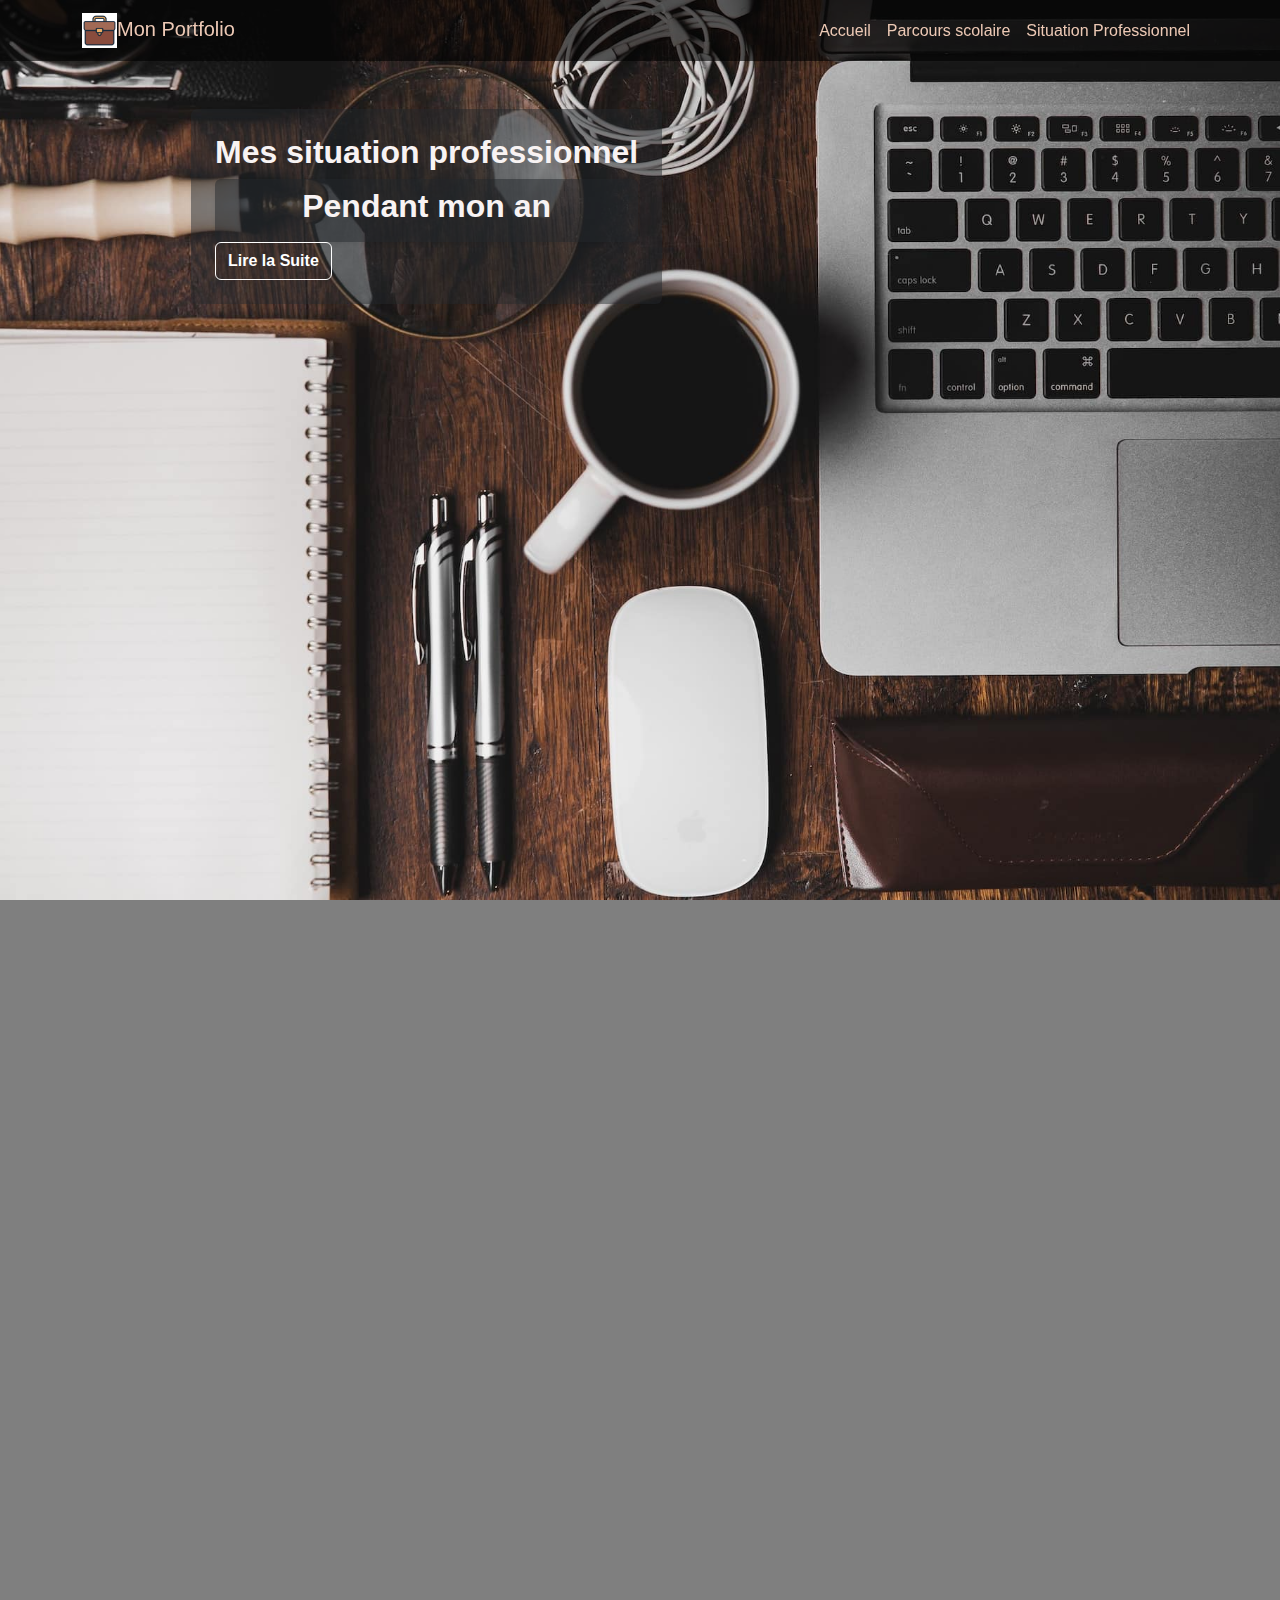
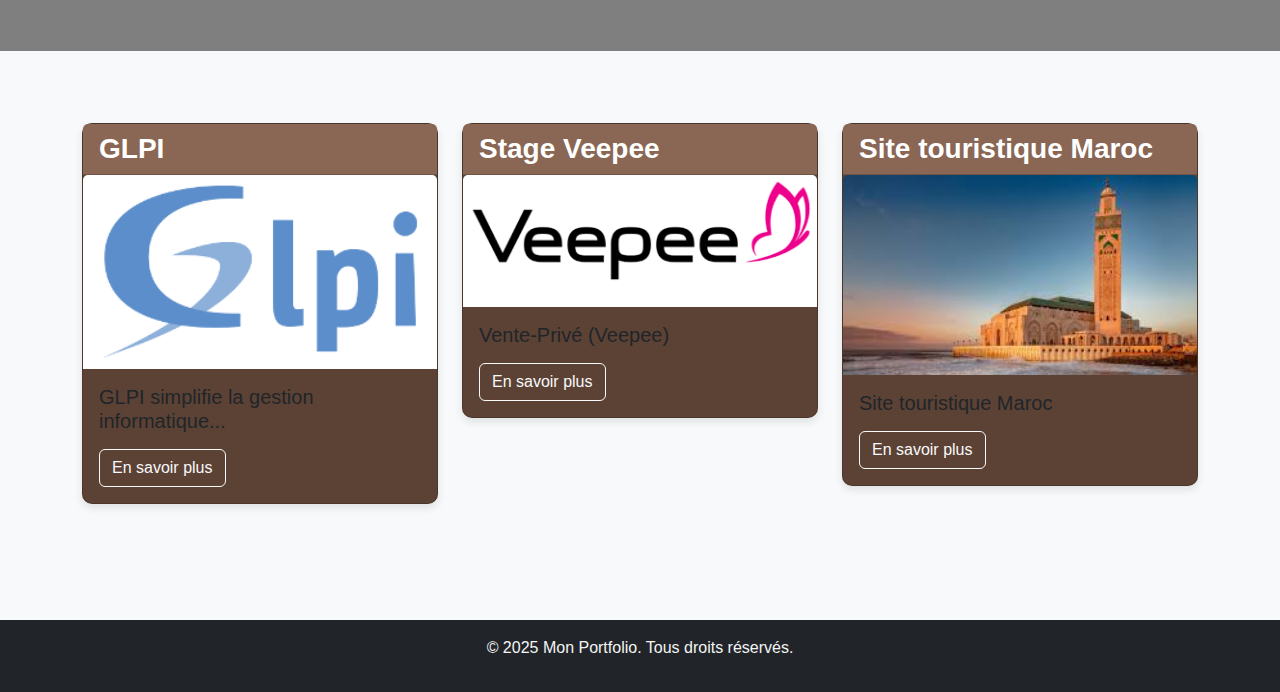
<file: page/test.html>
<!DOCTYPE html>
<html lang="fr">

<head>
    <meta charset="UTF-8">
    <meta name="viewport" content="width=device-width, initial-scale=1.0">
    <title>Mon Portfolio</title>
    <link href="https://cdn.jsdelivr.net/npm/bootstrap@5.3.0-alpha1/dist/css/bootstrap.min.css" rel="stylesheet">
    <link rel="stylesheet" href="../css/projet.css">
    <link rel="shortcut icon" type="image/png" href="../image/portfolio.png"/>

</head>

<body>
    <!-- Navbar -->
    <nav class="navbar navbar-expand-lg custom-navbar">
        <div class="container">
            <a class="navbar-brand" href="#"><img src="../image/portfolio.png" width="35", height="35">Mon Portfolio</a>
            <button class="navbar-toggler" type="button" data-bs-toggle="collapse" data-bs-target="#navbarNav"
                aria-controls="navbarNav" aria-expanded="false" aria-label="Toggle navigation">
                <span class="navbar-toggler-icon"></span>
            </button>
            <div class="collapse navbar-collapse" id="navbarNav">
                <ul class="navbar-nav ms-auto">
                    <li class="nav-item">
                        <a class="nav-link" href="../index.html">Accueil</a>

                    <li class="nav-item">
                        <a class="nav-link" href="../page/school.html">Parcours scolaire</a>

                    <li class="nav-item">      
                        <a class="nav-link" href="../page/situation_pro.html">Situation Professionnel</a>
                       
                </ul>
            </div>
        </div>
    </nav>


    <!-- À propos -->
    <section id="about" class="container-fluid my-0 p-0"> 
          <div class="col-lg-8 d-flex flex-column justify-content-start align-items-center p-5 text-white" style="height: 100vh;">
            <div class="bg-dark bg-opacity-50 p-4 rounded shadow-sm">
              <h2><strong>Mes situation professionnel</strong></h2>
              <div class="typewriter-js bg-dark bg-opacity-50 p-2 rounded shadow-sm text-center">
                <h2><strong id="typewriter-text"><span class="cursor">|          
                <p>Pendant mon année j'ai eu l'occasion de participé sur des projets les voici : </p></strong></span></h2>
              </div>
                  <a href="#explications" class="btn btn-outline-light"><strong>Lire la Suite</strong></a> 
                  <!--<div class="col-md-2">
                        <div class="card" style="background-color:rgba(116, 59, 11, 0.3) ;">
                                
                   <img src="image/veepe.png" class="card-img-top" alt="Projet 2">
                        </div>
                    </div>--> 
           
            </div>
          </div>
            <div class="col-lg-6">
                <div style="height: 690px;"></div>
            </div>
        
    </section>

    <!-- cards de mes projets  -->

<section id="explications" class="bg-light py-5" >
  <div class="container my-4">
    <div class="row">

      <!-- Premiére card pour GLPI -->
<div class="col-md-4 mb-4">
  <div class="card">
      <h3 class="card-header">GLPI</h3>
    <img src="../image/glpi.png" class="card-img-top" alt="Projet 1">
    <div class="card-body">
      <h5 class="card-text">GLPI simplifie la gestion informatique...</h5>
      <button class="btn btn-outline-light mt-2" data-bs-toggle="modal" data-bs-target="#modalGLPI">En savoir plus</button>
    </div>
  </div>
</div>


      <!-- Deuxiéme card pour Veepee -->
      <div class="col-md-4 mb-4">
        <div class="card">
            <h3 class="card-header">Stage Veepee</h3>
           <img src="../image/veepe.png" class="card-img-top" alt="Projet 2">
          <div class="card-body">
            <h5 class="card-text">Vente-Privé (Veepee)</h5>
            <button class="btn btn-outline-light mt-2" data-bs-toggle="modal" data-bs-target="#modalVeepee">En savoir plus</button>
          </div>
        </div>
      </div>


      <!-- Troisième card pour site touristique Maroc -->
      <div class="col-md-4 mb-4">
        <div class="card">
          <header>
            <h3 class="card-header">Site touristique Maroc</h3>
          </header>
            <img src="../image/maroc.jfif" class="card-img-top" alt="Projet 3">
          <div class="card-body">
            <h5 class="card-title">Site touristique Maroc</h5>
            <button class="btn btn-outline-light mt-2" data-bs-toggle="modal" data-bs-target="#modalMaroc">En savoir plus</button>
          </div>
        </div>
    </div>
  </div>

  <!-- Modal GLPI -->
<div class="modal fade" id="modalGLPI" tabindex="-1" aria-hidden="true">
  <div class="modal-dialog modal-dialog-centered">
    <div class="modal-content">
      <div class="modal-header">
        <h5 class="modal-title" style="color:rgba(0, 0, 0, 0.3)"><strong>Projet GLPI</strong></h5>
        <!--Avec Bootstrap tu evite le JS grâce à : "data-bs-dismiss"-->
        <button type="button" class="btn-close" data-bs-dismiss="modal" aria-label="Close"></button>
      </div>
      <div class="modal-body">
        <!--CONTEXTE-->
        <h2 style="color:black"><strong>Contexte :</strong></h2>
        <p style="color:black">En tant qu'étudiant en première année de BTS SIO, j'ai entrepris l'installation de GLPI sur un système Linux Debian 11. Mon objectif principal était d'acquérir une compréhension approfondie du processus d'installation de ce logiciel de gestion de parc informatique au sein d'un environnement Debian.</p>
        <!--Environnement-->
        <h2 style="color:black"><strong>Environnement :</strong></h2> 
        <p style="color:black">L'ensemble du processus a été réalisé sur un système Linux Debian 11. J'ai utilisé les outils propres à Debian pour la gestion des paquets et des dépendances. Cette démarche m'a permis de développer une compréhension approfondie de l'écosystème Debian, notamment en matière d'installation et de configuration de logiciels.</p>
        <!--Réalisation-->          
        <h2 style="color:black"><strong>Realisation :</strong></h2>
        <p style="color:black">L'installation de GLPI a débuté par la recherche et le téléchargement des paquets nécessaires. J'ai ensuite procédé à l'installation des dépendances, en m'assurant que le système était correctement configuré pour accueillir GLPI. La configuration du serveur web, l'ajustement des paramètres de base de données, et la création des permissions appropriées ont été des étapes cruciales du processus. J'ai veillé à suivre les meilleures pratiques de sécurité pour garantir la stabilité et la fiabilité de l'installation.</p>
        <!--Bilan-->        
        <h2 style="color:black"><strong>Bilan :</strong></h2>
        <p style="color:black">Ce projet individuel a été initié dans le but d'acquérir des compétences pratiques en matière d'installation et de configuration de solutions logicielles sur des systèmes d'exploitation Linux. Le choix de GLPI s'est justifié par son importance dans le domaine de la gestion de parc informatique, offrant une opportunité idéale pour renforcer mes connaissances en administration système.</p>
      
      </div>
    </div>
  </div>
</div>

  <!-- Modal Veepee -->
<div class="modal fade" id="modalVeepee" tabindex="-1" aria-hidden="true">
  <div class="modal-dialog modal-dialog-centered">
    <div class="modal-content">
      <div class="modal-header">
        <h5 class="modal-title" style="color:rgba(0, 0, 0, 0)"><strong>Projet Veepee</strong></h5>
        <!--Avec Bootstrap tu evite le JS grâce a : "data-bs-dismiss"-->
        <button type="button" class="btn-close" data-bs-dismiss="modal" aria-label="Close"></button>
      </div>
      <div class="modal-body">
        <!--CONTEXTE-->
        <h2 style="color:black"><strong>Contexte :</strong></h2>
        <p style="color:black">Pendant mon Stage chez Veepee une entreprise qui est dans le domaine de l'e-commerce ,j'ai réussi a m'integré avec l'équipe de support réseau (Garbis Papazyan, Mehmet Caglar, Jimmy Ferrere, Laurent Garcia). Ma contribution principale a été l'accomplissement de tickets et la gestion de stock.</p>
        <!--Environnement-->
        <h2 style="color:black"><strong>Environnement :</strong></h2>
        <p style="color:black">Ma mission en tant que technicien réseau etait d'assurer le bon fonctionnement du materiel informatique utilisé par la production. Pour assurer ma mission il fallait se déplacer constament dans les 6 entrepôts et dès que nous recevons un ticket via l'application "WeTick" nous devons directement nous en occuper en se déplaçant sur le terrain si nécessaire, cependant il est possible que certain tickets soient réalisable à distance, pour cela on nous a mis a notre disposotion un WMS Tools, un logiciel qui aide les entreprises à gérer et à contrôler les opérations d'entrepôt quotidiennes. <br> Pour la gestion de stock Veepee utilise GLPI </p>
        <!--Réalisation-->          
        <h2 style="color:black"><strong>Realisation :</strong></h2>
        <p style="color:black">TICKETS :<br> MIGRATION :<br>SR(RAC) SALLES SERVERS :<br>DFS :</p>
        <!--Bilan-->        
        <h2 style="color:black"><strong>Bilan :</strong></h2>
        <p style="color:black">Cette expérience chez Veepee a été trés intéressante, celle-ci m'aura permis d'exploiter et a developper mes connaissances en réseau , notre equipe a reussi a atteindre ses objectifs même si il y aura eu des incovenients </p>
        
      </div>
    </div>
  </div>
</div>

  <!-- Modal Maroc -->
<div class="modal fade" id="modalMaroc" tabindex="-1" aria-hidden="true">
  <div class="modal-dialog modal-dialog-centered">
    <div class="modal-content">
      <div class="modal-header">
        <h5 class="modal-title" style="color:rgba(0, 0, 0, 0)"><strong>Site touristique</strong></h5>
        <!--Avec Bootstrap tu evite le JS grâce a : "data-bs-dismiss"-->
        <button type="button" class="btn-close" data-bs-dismiss="modal" aria-label="Close"></button>
      </div>
      <div class="modal-body">
        <!--CONTEXTE-->
        <h2 style="color:black"><strong>Contexte :</strong></h2>
        <p style="color:black">En tant qu'étudiant en première année de BTS SIO, j'ai entrepris l'installation de GLPI sur un système Linux Debian 11. Mon objectif principal était d'acquérir une compréhension approfondie du processus d'installation de ce logiciel de gestion de parc informatique au sein d'un environnement Debian.</p>  
        <!--Environnement-->
        <h2 style="color:black"><strong>Environnement :</strong></h2> 
        <p style="color:black">L'ensemble du processus a été réalisé sur un système Linux Debian 11. J'ai utilisé les outils propres à Debian pour la gestion des paquets et des dépendances. Cette démarche m'a permis de développer une compréhension approfondie de l'écosystème Debian, notamment en matière d'installation et de configuration de logiciels.</p>
        <!--Réalisation-->          
        <h2 style="color:black"><strong>Realisation :</strong></h2>
        <p style="color:black">L'installation de GLPI a débuté par la recherche et le téléchargement des paquets nécessaires. J'ai ensuite procédé à l'installation des dépendances, en m'assurant que le système était correctement configuré pour accueillir GLPI. La configuration du serveur web, l'ajustement des paramètres de base de données, et la création des permissions appropriées ont été des étapes cruciales du processus. J'ai veillé à suivre les meilleures pratiques de sécurité pour garantir la stabilité et la fiabilité de l'installation.</p>
        <!--Bilan-->        
        <h2 style="color:black"><strong>Bilan :</strong></h2>
        <p style="color:black">Ce projet individuel a été initié dans le but d'acquérir des compétences pratiques en matière d'installation et de configuration de solutions logicielles sur des systèmes d'exploitation Linux. Le choix de GLPI s'est justifié par son importance dans le domaine de la gestion de parc informatique, offrant une opportunité idéale pour renforcer mes connaissances en administration système.</p>
        
      </div>
    </div>
  </div>
</div>
</section>

    <!-- Footer -->
    <footer class="bg-dark text-white text-center py-3">
        <p>&copy; 2025 Mon Portfolio. Tous droits réservés.</p>
    </footer>

    <script src="https://cdn.jsdelivr.net/npm/bootstrap@5.3.0-alpha1/dist/js/bootstrap.bundle.min.js"></script>
    <script src="../modal.js"></script>
</body>

</html>
    <!-- Contact mettre Linkedin mail
    <section id="contact" class="bg-light py-5">
        <div class="container">
           <strong> <h2 style="color: black;" class="text-center">Contactez-moi</h2></strong>
            <form id="contact-form" action="send-message.php" method="POST">
                <div class="mb-3">
                    <label for="name" class="form-label">Nom</label>
                    <input type="text" class="form-control" id="name" placeholder="Votre nom">
                </div>
                <div class="mb-3">
                    <label for="email" class="form-label">Email</label>
                    <input type="email" class="form-control" id="email" placeholder="Votre email">
                </div>
                <div class="mb-3">
                    <label for="message" class="form-label">Message</label>
                    <textarea class="form-control" id="message" rows="4" placeholder="Votre message"></textarea>
                </div>
                <button type="submit" class="btn btn-primary">Envoyer</button>
                <button type="reset" class="btn btn-primary">Reset</button>
            </form>
        </div>
    </section>-->
</file>
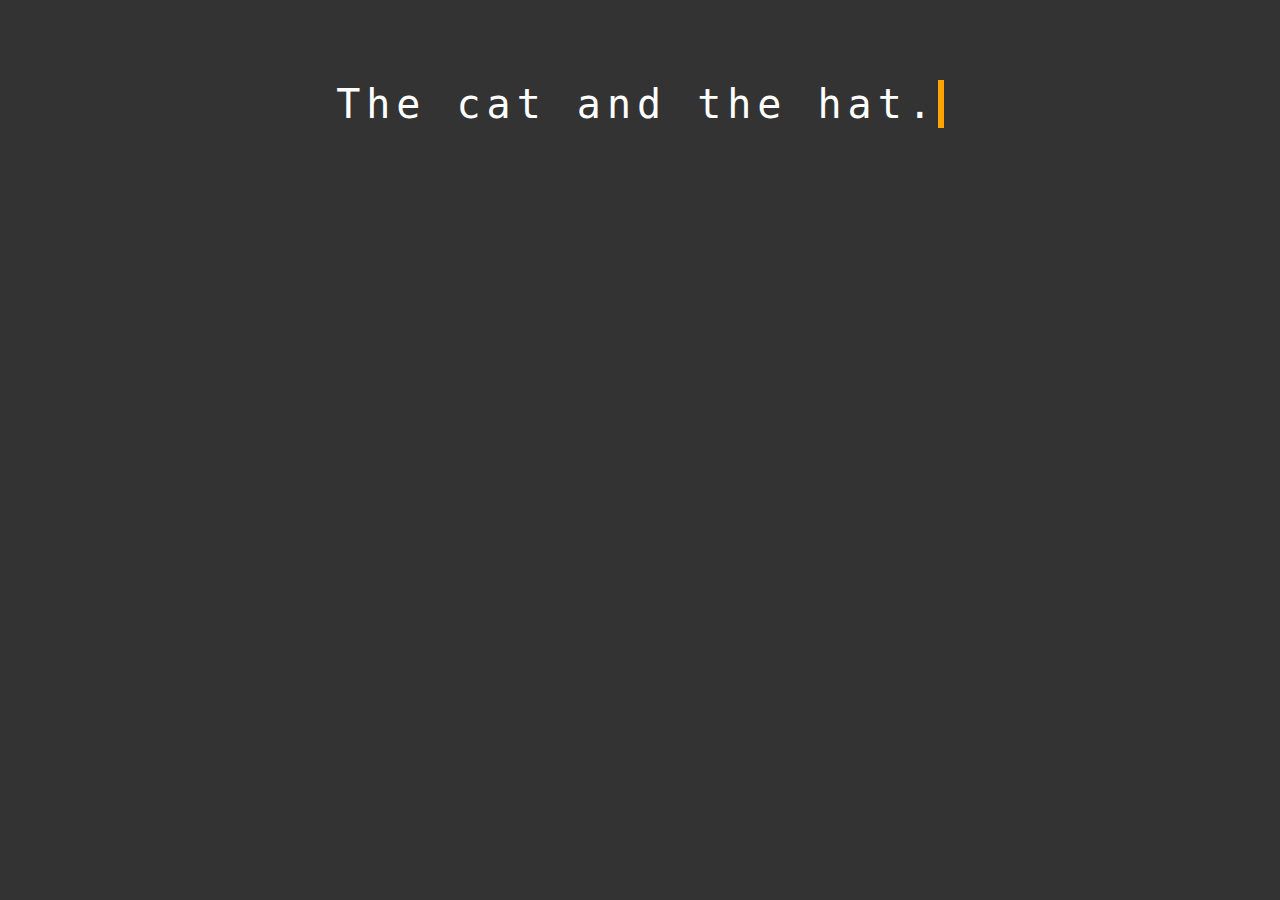
<file: page/test_2.html>
<html lang="fr">
<head>
    <meta charset="UTF-8">
    <meta name="viewport" content="width=device-width, initial-scale=1.0">
    <title>GLPI Project</title>
    <link rel="stylesheet" href="https://stackpath.bootstrapcdn.com/bootstrap/4.5.2/css/bootstrap.min.css">

<div class="typewriter">
  <h1>The cat and the hat.</h1>
</div>
</head>
</html>

<style>
/* GLOBAL STYLES */
body {
  background: #333;
  padding-top: 5em;
  display: flex;
  justify-content: center;
}

/* DEMO-SPECIFIC STYLES */
.typewriter h1 {
  color: #fff;
  font-family: monospace;
  overflow: hidden; /* Ensures the content is not revealed until the animation */
  border-right: .15em solid orange; /* The typwriter cursor */
  white-space: nowrap; /* Keeps the content on a single line */
  margin: 0 auto; /* Gives that scrolling effect as the typing happens */
  letter-spacing: .15em; /* Adjust as needed */
  animation: 
    typing 3.5s steps(30, end),
    blink-caret .5s step-end infinite;
}

/* The typing effect */
@keyframes typing {
  from { width: 0 }
  to { width: 100% }
}

/* The typewriter cursor effect */
@keyframes blink-caret {
  from, to { border-color: transparent }
  50% { border-color: orange }
}
</style>
</file>
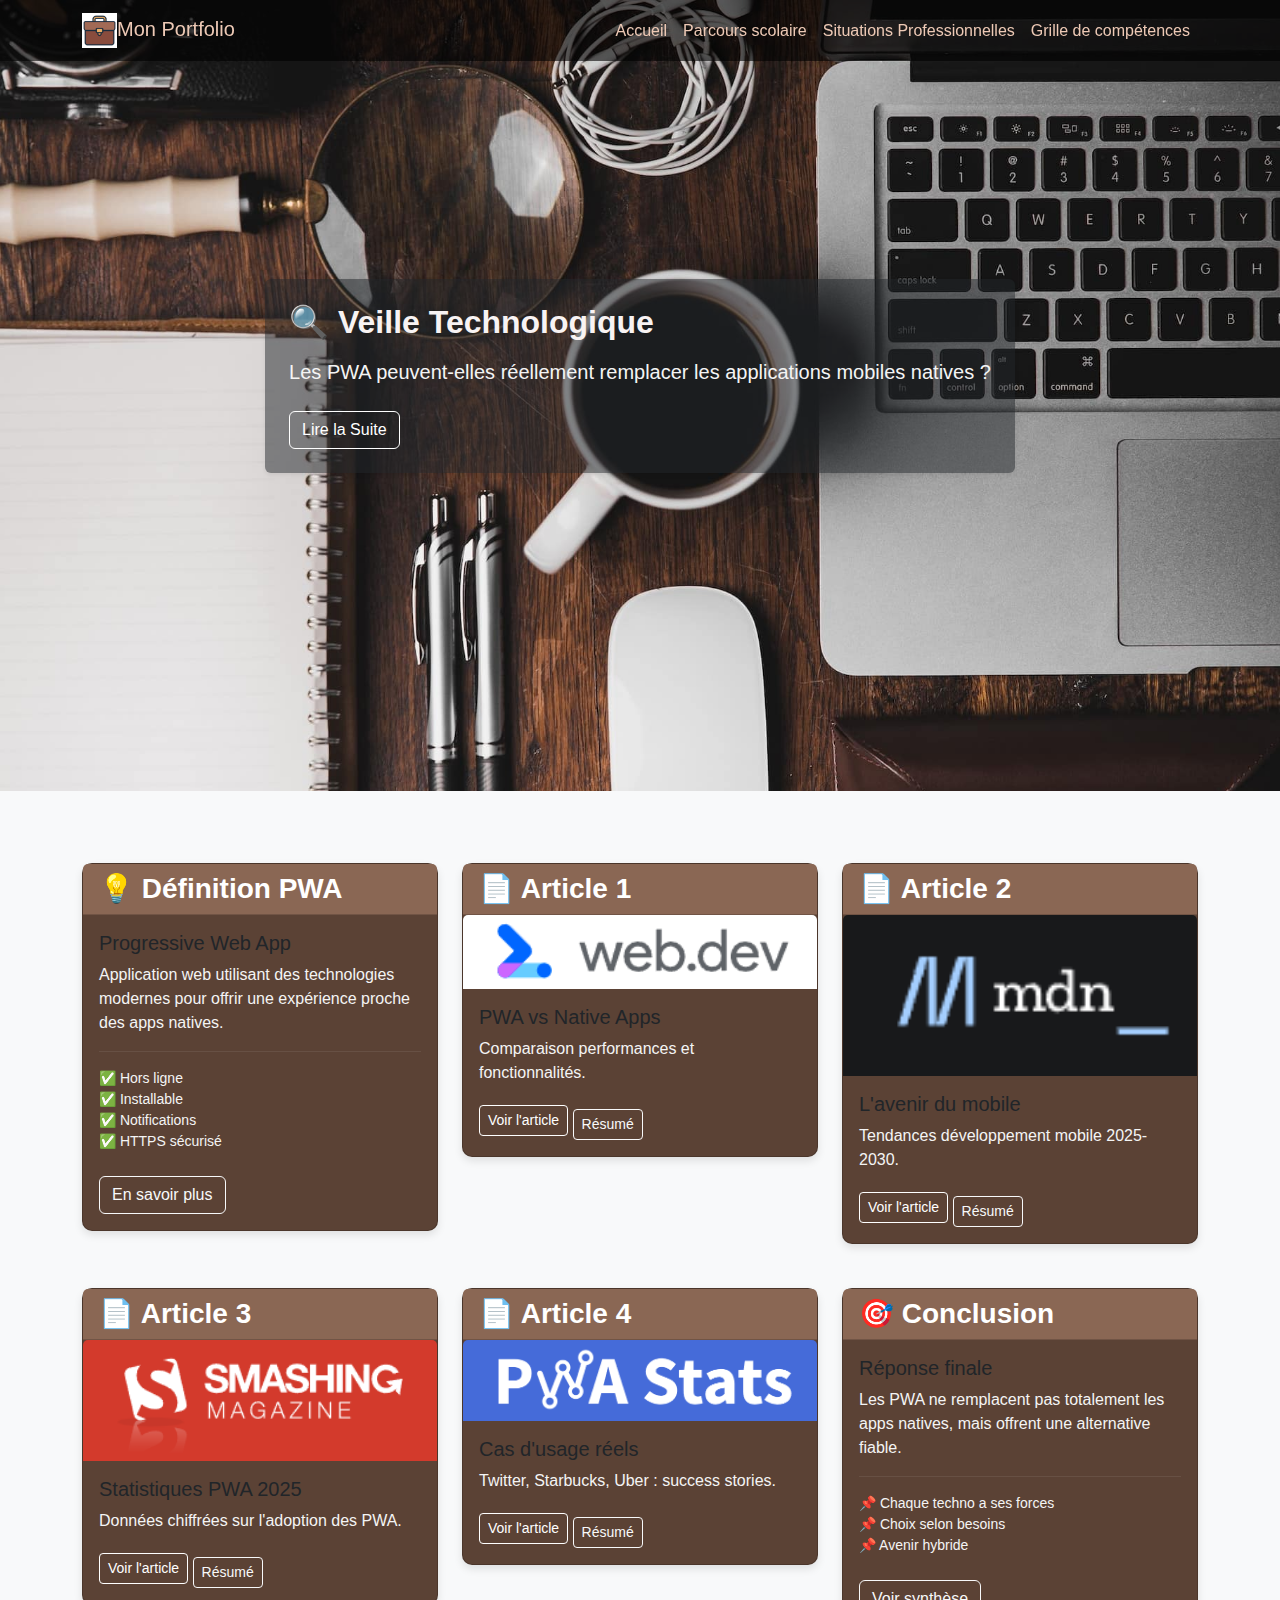
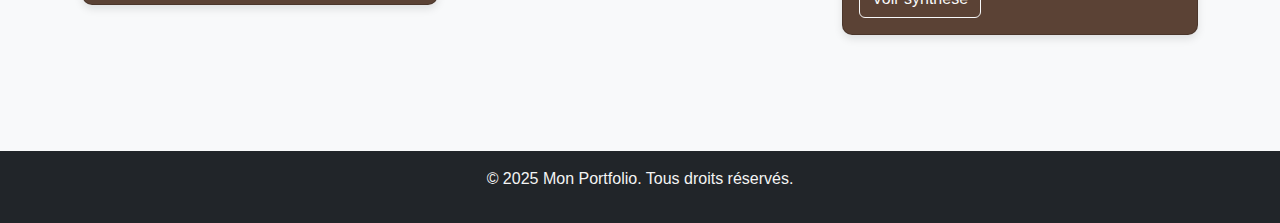
<file: page/Veille.html>
<!DOCTYPE html>
<html lang="fr">

<head>
    <meta charset="UTF-8">
    <meta name="viewport" content="width=device-width, initial-scale=1.0">
    <title>Veille Technologique - PWA</title>
    <link href="https://cdn.jsdelivr.net/npm/bootstrap@5.3.0-alpha1/dist/css/bootstrap.min.css" rel="stylesheet">
    <link rel="stylesheet" href="../css/projet.css">
    <link rel="shortcut icon" type="image/png" href="../image/portfolio.png"/>
</head>

<body>
    <!-- Navbar -->
    <nav class="navbar navbar-expand-lg custom-navbar">
        <div class="container">
            <a class="navbar-brand" href="#"><img src="../image/portfolio.png" width="35" height="35">Mon Portfolio</a>
            <button class="navbar-toggler" type="button" data-bs-toggle="collapse" data-bs-target="#navbarNav"
                aria-controls="navbarNav" aria-expanded="false" aria-label="Toggle navigation">
                <span class="navbar-toggler-icon"></span>
            </button>
            <div class="collapse navbar-collapse" id="navbarNav">
                <ul class="navbar-nav ms-auto">
                    <li class="nav-item">
                        <a class="nav-link" href="../index.html">Accueil</a>
                    </li>
                    <li class="nav-item">
                        <a class="nav-link" href="school.html">Parcours scolaire</a>
                    </li>
                    <li class="nav-item">      
                        <a class="nav-link" href="situation_pro.html">Situations Professionnelles</a>
                    <li class="nav-item">
                        <a class="nav-link" href="../Grille_de_competence_Zak.pdf">Grille de compétences </a>

                    </li>
                </ul>
            </div>
        </div>
    </nav>

    <!-- Section Introduction avec fond -->
    <section id="about" class="container-fluid m-0 p-0">
        <div class="col-lg-12 d-flex flex-column justify-content-center align-items-center p-5 text-white" style="height: 70vh;">
            <div class="bg-dark bg-opacity-50 p-4 rounded shadow-sm">
                <h2 class="mb-3"><strong>🔍 Veille Technologique</strong></h2>
                <p class="mb-4 lead">Les PWA peuvent-elles réellement remplacer les applications mobiles natives ?</p>
                <a href="#explications" class="btn btn-outline-light">Lire la Suite</a>
            </div>
        </div>
        <div class="col-lg-6">
            <div style="height: 100px;"></div>
        </div>      
    </section>

    <!-- Section Cards -->
    <section id="explications" class="bg-light py-5">
        <div class="container my-4">
            <div class="row">

                <!-- Card Définition PWA -->
                <div class="col-md-4 mb-4">
                    <div class="card">
                        <h3 class="card-header">💡 Définition PWA</h3>
                        <div class="card-body">
                            <h5 class="card-title">Progressive Web App</h5>
                            <p class="card-text">
                                Application web utilisant des technologies modernes pour offrir une expérience proche des apps natives.
                            </p>
                            <hr style="border-color: rgba(255,255,255,0.3);">
                            <p class="card-text small">
                                ✅ Hors ligne<br>
                                ✅ Installable<br>
                                ✅ Notifications<br>
                                ✅ HTTPS sécurisé
                            </p>
                            <button class="btn btn-outline-light mt-2" data-bs-toggle="modal" data-bs-target="#modalDefinition">En savoir plus</button>
                        </div>
                    </div>
                </div>

                <!-- Card Article 1 -->
                <div class="col-md-4 mb-4">
                    <div class="card">
                        <h3 class="card-header">📄 Article 1</h3>
                        <img src="../image/article_1.png" class="card-img-top" alt="Article 1">
                        <div class="card-body">
                            <h5 class="card-title">PWA vs Native Apps</h5>
                            <p class="card-text">Comparaison performances et fonctionnalités.</p>
                            <a href="https://web.dev/explore/progressive-web-apps" target="_blank" class="btn btn-outline-light btn-sm">Voir l'article</a>
                            <button class="btn btn-outline-light btn-sm mt-2" data-bs-toggle="modal" data-bs-target="#modalArt1">Résumé</button>
                        </div>
                    </div>
                </div>

                <!-- Card Article 2 -->
                <div class="col-md-4 mb-4">
                    <div class="card">
                        <h3 class="card-header">📄 Article 2</h3>
                        <img src="../image/article_2.png" class="card-img-top" alt="Article 2">
                        <div class="card-body">
                            <h5 class="card-title">L'avenir du mobile</h5>
                            <p class="card-text">Tendances développement mobile 2025-2030.</p>
                            <a href="https://developer.mozilla.org/fr/docs/Web/Progressive_web_apps" target="_blank" class="btn btn-outline-light btn-sm">Voir l'article</a>
                            <button class="btn btn-outline-light btn-sm mt-2" data-bs-toggle="modal" data-bs-target="#modalArt2">Résumé</button>
                        </div>
                    </div>
                </div>

                <!-- Card Article 3 -->
                <div class="col-md-4 mb-4">
                    <div class="card">
                        <h3 class="card-header">📄 Article 3</h3>
                        <img src="../image/article_3.png" class="card-img-top" alt="Article 3">
                        <div class="card-body">
                            <h5 class="card-title">Statistiques PWA 2025</h5>
                            <p class="card-text">Données chiffrées sur l'adoption des PWA.</p>
                            <a href="https://www.smashingmagazine.com/category/pwa" target="_blank" class="btn btn-outline-light btn-sm">Voir l'article</a>
                            <button class="btn btn-outline-light btn-sm mt-2" data-bs-toggle="modal" data-bs-target="#modalArt3">Résumé</button>
                        </div>
                    </div>
                </div>

                <!-- Card Article 4 -->
                <div class="col-md-4 mb-4">
                    <div class="card">
                        <h3 class="card-header">📄 Article 4</h3>
                        <img src="../image/article_4.png" class="card-img-top" alt="Article 4">
                        <div class="card-body">
                            <h5 class="card-title">Cas d'usage réels</h5>
                            <p class="card-text">Twitter, Starbucks, Uber : success stories.</p>
                            <a href="https://pwastats.com" target="_blank" class="btn btn-outline-light btn-sm">Voir l'article</a>
                            <button class="btn btn-outline-light btn-sm mt-2" data-bs-toggle="modal" data-bs-target="#modalArt4">Résumé</button>
                        </div>
                    </div>
                </div>

                <!-- Card Conclusion -->
                <div class="col-md-4 mb-4">
                    <div class="card">
                        <h3 class="card-header">🎯 Conclusion</h3>
                        <div class="card-body">
                            <h5 class="card-title">Réponse finale</h5>
                            <p class="card-text">
                                Les PWA ne remplacent pas totalement les apps natives, mais offrent une alternative fiable.
                            </p>
                            <hr style="border-color: rgba(255,255,255,0.3);">
                            <p class="card-text small">
                                📌 Chaque techno a ses forces<br>
                                📌 Choix selon besoins<br>
                                📌 Avenir hybride
                            </p>
                            <button class="btn btn-outline-light mt-2" data-bs-toggle="modal" data-bs-target="#modalConclusion">Voir synthèse</button>
                        </div>
                    </div>
                </div>

            </div>
        </div>
    </section>

    <!-- Modals -->

    <!-- Modal Définition -->
    <div class="modal fade" id="modalDefinition" tabindex="-1" aria-hidden="true">
        <div class="modal-dialog modal-dialog-centered">
            <div class="modal-content">
                <div class="modal-header">
                    <h5 class="modal-title" style="color:rgba(0, 0, 0, 0.3)"><strong>💡 Qu'est-ce qu'une PWA ?</strong></h5>
                    <button type="button" class="btn-close" data-bs-dismiss="modal" aria-label="Close"></button>
                </div>
                <div class="modal-body">
                    <h2 style="color:black"><strong>Définition complète :</strong></h2>
                    <p style="color:black">
                        Une Progressive Web App (PWA) est une application web qui utilise les dernières technologies 
                        pour offrir une expérience utilisateur proche d'une application native.
                    </p>
                    <h2 style="color:black"><strong>Technologies clés :</strong></h2>
                    <p style="color:black">
                        - <strong>Service Workers</strong> : Permet le fonctionnement hors ligne<br>
                        - <strong>Web App Manifest</strong> : Définit l'apparence de l'app<br>
                        - <strong>HTTPS</strong> : Obligatoire pour la sécurité<br>
                        - <strong>APIs modernes</strong> : Notifications, géolocalisation, caméra
                    </p>
                    <h2 style="color:black"><strong>Exemples :</strong></h2>
                    <p style="color:black">
                        Twitter Lite, Starbucks, Uber, Pinterest, Flipkart, Alibaba
                    </p>
                </div>
            </div>
        </div>
    </div>

    <!-- Modal Article 1 -->
    <div class="modal fade" id="modalArt1" tabindex="-1" aria-hidden="true">
        <div class="modal-dialog modal-dialog-centered">
            <div class="modal-content">
                <div class="modal-header">
                    <h5 class="modal-title" style="color:rgba(0, 0, 0, 0.3)"><strong>Article 1 - PWA vs Native</strong></h5>
                    <button type="button" class="btn-close" data-bs-dismiss="modal" aria-label="Close"></button>
                </div>
                <div class="modal-body">
                    <h2 style="color:black"><strong>Présentation :</strong></h2>
                    <p style="color:black">
                        Cet article de Google Developers compare en détail les PWA et applications natives. 
                        Il met en avant les nouveaux accès aux APIs natives qui réduisent l'écart.
                    </p>
                    <h2 style="color:black"><strong>Points clés :</strong></h2>
                    <p style="color:black">
                        - Les PWA accèdent maintenant à 80% des APIs natives<br>
                        - Réduction de 70% du temps de chargement grâce aux Service Workers<br>
                        - Taux de conversion +36% par rapport aux sites web classiques
                    </p>
                    <h2 style="color:black"><strong>Source :</strong></h2>
                    <p style="color:black">Google Developers - web.dev</p>
                </div>
            </div>
        </div>
    </div>

    <!-- Modal Article 2 -->
    <div class="modal fade" id="modalArt2" tabindex="-1" aria-hidden="true">
        <div class="modal-dialog modal-dialog-centered">
            <div class="modal-content">
                <div class="modal-header">
                    <h5 class="modal-title" style="color:rgba(0, 0, 0, 0.3)"><strong>Article 2 - L'avenir du mobile</strong></h5>
                    <button type="button" class="btn-close" data-bs-dismiss="modal" aria-label="Close"></button>
                </div>
                <div class="modal-body">
                    <h2 style="color:black"><strong>Présentation :</strong></h2>
                    <p style="color:black">
                        Mozilla Developer Network analyse les tendances du développement mobile et 
                        prédit une convergence progressive entre PWA et native.
                    </p>
                    <h2 style="color:black"><strong>Tendances 2025-2030 :</strong></h2>
                    <p style="color:black">
                        - Adoption massive des PWA dans l'e-commerce<br>
                        - Frameworks hybrides en forte croissance (React Native, Flutter)<br>
                        - Apps natives dominantes pour jeux et apps métier
                    </p>
                    <h2 style="color:black"><strong>Source :</strong></h2>
                    <p style="color:black">Mozilla Developer Network (MDN)</p>
                </div>
            </div>
        </div>
    </div>

    <!-- Modal Article 3 -->
    <div class="modal fade" id="modalArt3" tabindex="-1" aria-hidden="true">
        <div class="modal-dialog modal-dialog-centered">
            <div class="modal-content">
                <div class="modal-header">
                    <h5 class="modal-title" style="color:rgba(0, 0, 0, 0.3)"><strong>Article 3 - Statistiques</strong></h5>
                    <button type="button" class="btn-close" data-bs-dismiss="modal" aria-label="Close"></button>
                </div>
                <div class="modal-body">
                    <h2 style="color:black"><strong>Présentation :</strong></h2>
                    <p style="color:black">
                        Étude complète basée sur 1000+ entreprises ayant adopté les PWA.
                    </p>
                    <h2 style="color:black"><strong>Chiffres clés :</strong></h2>
                    <p style="color:black">
                        - <strong>Pinterest</strong> : +60% d'engagement utilisateur<br>
                        - <strong>Starbucks</strong> : Taille réduite de 99.84% (2.3 MB vs 25.6 MB)<br>
                        - <strong>Uber</strong> : Temps de chargement &lt; 3 secondes sur 2G<br>
                        - <strong>Forbes</strong> : +100% d'engagement, +43% de sessions
                    </p>
                    <h2 style="color:black"><strong>Source :</strong></h2>
                    <p style="color:black">Smashing Magazine</p>
                </div>
            </div>
        </div>
    </div>

    <!-- Modal Article 4 -->
    <div class="modal fade" id="modalArt4" tabindex="-1" aria-hidden="true">
        <div class="modal-dialog modal-dialog-centered">
            <div class="modal-content">
                <div class="modal-header">
                    <h5 class="modal-title" style="color:rgba(0, 0, 0, 0.3)"><strong>Article 4 - Cas d'usage</strong></h5>
                    <button type="button" class="btn-close" data-bs-dismiss="modal" aria-label="Close"></button>
                </div>
                <div class="modal-body">
                    <h2 style="color:black"><strong>Présentation :</strong></h2>
                    <p style="color:black">
                        Analyse détaillée de success stories d'entreprises ayant migré vers PWA.
                    </p>
                    <h2 style="color:black"><strong>Exemples concrets :</strong></h2>
                    <p style="color:black">
                        - <strong>Twitter Lite</strong> : +65% de pages vues, +75% de tweets<br>
                        - <strong>Alibaba</strong> : +76% de conversions sur navigateur web<br>
                        - <strong>Flipkart</strong> : Temps passé sur site x3, abandon panier -40%
                    </p>
                    <h2 style="color:black"><strong>Source :</strong></h2>
                    <p style="color:black">PWA Stats - Base de données de cas d'usage</p>
                </div>
            </div>
        </div>
    </div>

    <!-- Modal Conclusion -->
    <div class="modal fade" id="modalConclusion" tabindex="-1" aria-hidden="true">
        <div class="modal-dialog modal-dialog-centered">
            <div class="modal-content">
                <div class="modal-header">
                    <h5 class="modal-title" style="color:rgba(0, 0, 0, 0.3)"><strong>🎯 Conclusion de la veille</strong></h5>
                    <button type="button" class="btn-close" data-bs-dismiss="modal" aria-label="Close"></button>
                </div>
                <div class="modal-body">
                    <h2 style="color:black"><strong>Question :</strong></h2>
                    <p style="color:black">
                        Les PWA peuvent-elles réellement remplacer les applications mobiles natives ?
                    </p>
                    <h2 style="color:black"><strong>Réponse :</strong></h2>
                    <p style="color:black">
                        <strong>Non, pas totalement</strong>, mais elles offrent une alternative viable pour de nombreux cas d'usage.
                    </p>
                    <h2 style="color:black"><strong>Synthèse :</strong></h2>
                    <p style="color:black">
                        ✅ <strong>PWA adaptées pour :</strong> E-commerce, médias, contenu, sites informatifs<br>
                        ✅ <strong>Natives adaptées pour :</strong> Jeux, apps bancaires, performances maximales<br>
                        🔮 <strong>L'avenir :</strong> Coexistence, chaque technologie dans son domaine
                    </p>
                    <h2 style="color:black"><strong>Facteurs de choix :</strong></h2>
                    <p style="color:black">
                        Le choix dépend du budget, des fonctionnalités requises, de la cible utilisateur et des délais de développement.
                    </p>
                </div>
            </div>
        </div>
    </div>

    <!-- Footer -->
    <footer class="bg-dark text-white text-center py-3">
        <p>&copy; 2025 Mon Portfolio. Tous droits réservés.</p>
    </footer>

    <script src="https://cdn.jsdelivr.net/npm/bootstrap@5.3.0-alpha1/dist/js/bootstrap.bundle.min.js"></script>
</body>

</html>
</file>
<file: css/Portfolio.css>
/* Style général 
body {
    background-image: url(image/info.jpg) ;
    background-size: cover;
    background-repeat: no-repeat;
    font-family: 'Arial', sans-serif;
    background-color: #7c7c7d;
}*/

body {
    background-image: url('../image/info.jpg');
    background-size: cover; /* Ajuste la taille de l'image de fond */
    background-position: center;
    background-repeat: no-repeat;
    font-family: 'Arial', sans-serif;
    background-attachment: fixed; /* permet de scroller sur une image fixe */
    margin: 0;
    height: 100%;
    color: #f4f4f9; /* couleur du texte */
}

.transparent-section {
    background-color: rgba(255, 255, 255, 0); /* fond complètement transparent */
    box-shadow: 0 4px 8px rgba(0, 0, 0, 0.2);   /* ombre légère */
    color: white;
}


h2, p {
  color: #ffffff;
}

a {
  color: black;
  text-decoration: none;
}


a.btn {
  border: 1px solid white;
  color: white;
}
a.btn:hover {
  background-color: white;
  color: black;
}

.mb-3{
  border: 2px solid #8f8b8b;      /* bordure noire */
  background-color: rgba(255, 255, 255, 0.1); /* fond transparent */
  padding: 15px;               /* espace autour du texte */
  width: 500px;          /* ajuste la largeur au texte */
  margin: 20px auto;           /* centre horizontalement */
  border-radius: 8px;          /* coins arrondis */
  background-color: transparent;   /* fond doux */
  text-align: center;          /* texte centré */
  box-shadow: 0 2px 5px rgba(0,0,0,0.1); /* ombre légère */
}


#about img {
    max-width: 100%;
}

.card-img-top {
    max-height: 200px;
    object-fit: cover;
}

/* Style footer */
footer {
    position: relative;
    bottom: 0;
    width: 100%;
}

/* Image de fond sur toute la page, y compris la navbar */


/* Navbar avec fond semi-transparent */
.custom-navbar {
    position: sticky; /* ou fixed */
    top: 0;
    z-index: 1000;
    background-color: rgba(0, 0, 0, 0.6);
}

/* Liens de navbar */
.custom-navbar .nav-link,
.custom-navbar .navbar-brand {
    color: #edc9b5 !important;
    transition: all 0.3s ease;
}

/* Effet au survol */
.custom-navbar .nav-link:hover,
.custom-navbar .navbar-brand:hover {
    color: #ffffff !important;
    text-decoration: underline;
    transform: translateY(-3px);
}

/* Lien actif */
.custom-navbar .nav-link.active {
    font-weight: bold;
    text-decoration: underline;
}

.card {
    background-color: rgba(255, 255, 255, 0.8); /* Fond blanc avec transparence */
    border-radius: 10px; /* Coins arrondis */
    box-shadow: 0 4px 8px rgba(0, 0, 0, 0.1); /* Ombre légère */
    margin-bottom: 20px; /* Espace entre les cartes */
}

.card:hover {
    transform: translateY(-5px); /* Légère élévation au survol */
    transition: transform 0.3s ease; /* Transition douce */
}
</file>
<file: css/bts.css>
/* Style général 
body {
    background-image: url(image/info.jpg) ;
    background-size: cover;
    background-repeat: no-repeat;
    font-family: 'Arial', sans-serif;
    background-color: #7c7c7d;
}*/

body {
    background-image: url('../image/fond_school.avif'); /* Chemin vers l'image de fond */
    background-size: cover; /* Ajuste la taille de l'image de fond 1300px 800px*/
    background-position: center;
    background-repeat: no-repeat;
    font-family: 'Arial', sans-serif;
    background-attachment: fixed; /* permet de scroller sur une image fixe */
    margin: 0;
    height: 100%;
    color: #2a088e1b; /* couleur du texte */
}

/* Image de fond sur toute la page, y compris la navbar */


/* Navbar avec fond semi-transparent */
.custom-navbar {
    position: sticky; /* ou fixed */
    top: 0;
    z-index: 1000;
    background-color: rgba(7, 36, 86, 0.2); /* fond sombre mais transparent */
}

/* Liens de navbar */
.custom-navbar .nav-link,
.custom-navbar .navbar-brand {
    color: #edc9b5 !important;
    transition: all 0.3s ease;
}

/* Effet au survol */
.custom-navbar .nav-link:hover,
.custom-navbar .navbar-brand:hover {
    color: #ffffff !important;
    text-decoration: underline;
    transform: translateY(-3px);
}

/* Lien actif */
.custom-navbar .nav-link.active {
    font-weight: bold;
    text-decoration: underline;
}
#about {
  background-color: rgba(0, 0, 0, 0.2); /* rend le texte plus lisible sur fond clair */
  height: 100vh;
  width: 100vw;
}

h2, p {
  color: #ffffff;
}

a {
  color: black;
  text-decoration: none;
}


a.btn {
  border: 1px solid white;
  color: white;
}
a.btn:hover {
  background-color: white;
  color: black;
}


p{
    color: #ffffff;
}
h2 {
    color: #ffffff;
}



#about img {
    max-width: 100%;
}

.card-img-top {
    max-height: 200px;
    object-fit: cover;
}

.card-title {
    color: #ffffff; /* Couleur du titre de la carte */
}

/* Style footer */
footer {
    position: relative;
    bottom: 0;
    width: 100%;
}

.flip-card {
  background-color: transparent;
  width: 300px;
  height: 300px;
  perspective: 1000px;
}

.flip-card-inner {
  position: relative;
  width: 100%;
  height: 100%;
  text-align: center;
  transition: transform 0.6s;
  transform-style: preserve-3d;
  box-shadow: 0 4px 8px 0 rgba(0,0,0,0.2);
}

.flip-card:hover .flip-card-inner {
  transform: rotateY(180deg);
}

.flip-card-front, .flip-card-back {
  position: absolute;
  width: 100%;
  height: 100%;
  -webkit-backface-visibility: hidden;
  backface-visibility: hidden;
}

.flip-card-front {
  background-color: #bbb;
  color: black;
}

.flip-card-back {
  background-color: #2980b9;
  color: white;
  transform: rotateY(180deg);
}

.card {
    background-color: rgba(7, 36, 86, 0.7); /* Fond bleu avec transparence */
    border-radius: 10px; /* Coins arrondis */
    box-shadow: 0 4px 8px rgba(0, 0, 0, 0.1); /* Ombre légère */
    margin-bottom: 20px; /* Espace entre les cartes */

}

/* .card:hover {
    transform: translateY(-5px); Légère élévation au survol 
    transition: transform 0.3s ease;  Transition douce 
}*/
</file>
<file: css/school.css>
/* Style général 
body {
    background-image: url(image/info.jpg) ;
    background-size: cover;
    background-repeat: no-repeat;
    font-family: 'Arial', sans-serif;
    background-color: #7c7c7d;
}*/

body {
    background-image: url('../image/universty.jpeg'); /* Chemin vers l'image de fond */
    background-size: cover; /* Ajuste la taille de l'image de fond 1300px 800px*/
    background-position: center;
    background-repeat: no-repeat;
    font-family: 'Arial', sans-serif;
    background-attachment: fixed; /* permet de scroller sur une image fixe */
    margin: 0;
    height: 100%;
    color: #2a088e1b; /* couleur du texte */
}

/* Image de fond sur toute la page, y compris la navbar */


/* Navbar avec fond semi-transparent */
.custom-navbar {
    position: sticky; /* ou fixed */
    top: 0;
    z-index: 1000;
    background-color: rgba(7, 36, 86, 0.2); /* fond sombre mais transparent */
}

/* Liens de navbar */
.custom-navbar .nav-link,
.custom-navbar .navbar-brand {
    color: #edc9b5 !important;
    transition: all 0.3s ease;
}

/* Effet au survol */
.custom-navbar .nav-link:hover,
.custom-navbar .navbar-brand:hover {
    color: #ffffff !important;
    text-decoration: underline;
    transform: translateY(-3px);
}

/* Lien actif */
.custom-navbar .nav-link.active {
    font-weight: bold;
    text-decoration: underline;
}

/* Style de la section "About" */
#about {
  background-color: rgba(0, 0, 0, 0.2); /* rend le texte plus lisible sur fond clair */
  height: 100vh;
  width: 100vw;
}

h2, p {
  color: #ffffff;
}

a {
  color: black;
  text-decoration: none;
}


a.btn {
  border: 1px solid white;
  color: white;
}
a.btn:hover {
  background-color: white;
  color: black;
}


p{
    color: #ffffff;
}
h2 {
    color: #ffffff;
}



#about img {
    max-width: 100%;
}

.card-img-top {
    max-height: 200px;
    object-fit: cover;
}

.card-title {
    color: #ffffff; /* Couleur du titre de la carte */
}

/* Style footer */
footer {
    position: relative;
    bottom: 0;
    width: 100%;
}

.overlay-slide-card .position-relative {
  position: relative;
  overflow: hidden;
}

.overlay-slide-card img {
  transition: filter 0.6s ease-in-out;
}

/* Floute l'image au hover */
.overlay-slide-card:hover img {
  filter: blur(4px);
}

/* Overlay de base (invisible au départ) */
.overlay {
  position: absolute;
  top: 0;
  left: 0;
  width: 100%;
  height: 100%;
  background-color: rgba(0, 140, 186, 0.8);
  color: white;
  z-index: 1;
  transition: transform 0.6s ease-in-out;
  display: flex;
  align-items: center;
  justify-content: center;
  text-align: center;
  padding: 20px;
  box-sizing: border-box;
}

/* Slide depuis la droite */
.slide-left {
  transform: translateX(100%);
}

/* Slide depuis la gauche */
.slide-right {
  transform: translateX(-100%);
}

/* Animation au hover */
.overlay-slide-card:hover .slide-left,
.overlay-slide-card:hover .slide-right {
  transform: translateX(0);
}

.overlay-text p {
  margin: 0;
  font-size: 0.95rem;
  line-height: 1.4;
}

.card {
    background-color: rgba(7, 36, 86, 0.7); /* Fond bleu avec transparence */
    border-radius: 10px; /* Coins arrondis */
    box-shadow: 0 4px 8px rgba(0, 0, 0, 0.1); /* Ombre légère */
    margin-bottom: 20px; /* Espace entre les cartes */
}

.card:hover {
    transform: translateY(-5px); /* Légère élévation au survol */
    transition: transform 0.3s ease; /* Transition douce */
}
</file>
<file: css/projet.css>
/* Style général 
body {
    background-image: url(image/info.jpg) ;
    background-size: cover;
    background-repeat: no-repeat;
    font-family: 'Arial', sans-serif;
    background-color: #7c7c7d;
}*/

body {
    background-image: url('../image/work.jpg');
    background-size: cover; /* Ajuste la taille de l'image de fond */
    background-position: center;
    background-repeat: no-repeat;
    font-family: 'Arial', sans-serif;
    background-attachment: fixed; /* permet de scroller sur une image fixe */
    margin: 0;
    height: 100%;
    background-color: rgba(0, 0, 0, 0.5); /* fond sombre pour améliorer la lisibilité */
    color: #f4f4f9; /* couleur du texte */
}

/* Navbar avec fond semi-transparent */
/* === NAVBAR === */
.custom-navbar {
    position: sticky; /* ou fixed */
    top: 0;
    z-index: 1000;
    background-color: rgba(0, 0, 0, 0.6); /* fond semi-transparent */
}

/* Liens de navbar */
.custom-navbar .nav-link,
.custom-navbar .navbar-brand {
    color: #edc9b5 !important;
    transition: all 0.3s ease;
}

/* Effet au survol */
.custom-navbar .nav-link:hover,
.custom-navbar .navbar-brand:hover {
    color: #ffffff !important;
    text-decoration: underline;
    transform: translateY(-3px);
}

/* Lien actif */
.custom-navbar .nav-link.active {
    font-weight: bold;
    text-decoration: underline;
}

a{
    color: black;
    text-decoration: none;
}
a.btn {
  border: 1px solid white;
  color: white;
}
a.btn:hover {
  background-color: white;
  color: black;
}

p{
    color: #f4f4f4;
}
h2 {
    color: #f8f3f3;
}

.cursor {
  display: inline-block;
  color: #f4f4f9;
  font-weight: bold;
  animation: blink 0.8s infinite;
  font-size: 20px;
}

@keyframes blink {
  0%, 100% { opacity: 1; }
  50% { opacity: 0; }
}


/*C'est le fond du Modal 
.custom-modal { 
    display: none;Masqué par défaut 
    position: fixed;/* Reste en place 
    z-index: 1050;/* Au-dessus de tout le reste 
    left: 0;/* À gauche de l'écran 
    top: 0;/* En haut de l'écran 
    width: 100vw;/* Prend toute la largeur de l'écran 
    height: 100vh;  /* Prend toute la hauteur de l'écran 
    background-color: rgba(0, 0, 0, 0.7);/* Fond semi-transparent 
    display: flex;  /* Utilise flexbox pour centrer le contenu 
    justify-content: center; /* Centre horizontalement 
    align-items: center;    /* Centre verticalement 
}*/

.modal-dialog{
    width: 100%; /* Largeur de la modale */
    max-width: 1000px;   /* Largeur maximale */
}

/* Contenu de la modale c'est le fils de Dialog*/
.modal-content {
    background-color: #fff; /* Fond blanc */
    color: #000;    /* Couleur du texte */
    padding: 20px;      /* Espace intérieur */
    border-radius: 10px;    /* Coins arrondis */
    max-height: 90vh;   /* Hauteur maximale */
    overflow-y: auto;   /* Permet le défilement si le contenu dépasse la hauteur maximale */
    position: relative; /* Pour positionner le bouton de fermeture */
}


/* Bouton de fermeture */
.close {
    position: absolute; /* Positionné par rapport à la modale */
    top: 10px;  /* En haut à droite */
    right: 15px;    /* À droite de la modale */
    font-size: 24px;    /* Taille du texte */
    font-weight: bold;  /* Gras */
    color: #333;    /* Couleur du texte */
    cursor: pointer;    /* Curseur pointeur pour indiquer que c'est cliquable */
}


#about img {
    max-width: 100%;
}

.card-img-top {
    max-height: 200px;
    object-fit: cover;
}

/* Style footer */
footer {
    position: relative;
    bottom: 0;
    width: 100%;
}


/* === CARDS === */
.card {
    background-color: rgb(91, 66, 53); /* Fond blanc avec transparence */
    border-radius: 10px; /* Coins arrondis */
    box-shadow: 0 4px 8px rgba(0, 0, 0, 0.1); /* Ombre légère */
    margin-bottom: 20px; /* Espace entre les cartes */
}

.card-header {
    background-color: #8a6754; /* exemple : marron doux */
    color: white;
    font-weight: bold;
}

.card:hover {
    transform: translateY(-5px); /* Légère élévation au survol */
    transition: transform 0.3s ease; /* Transition douce */
}

/*.mb-3{
  border: 2px solid #8f8b8b;       bordure noire 
  background-color: rgba(255, 255, 255, 0.1); /* fond transparent 
  padding: 15px;               /* espace autour du texte 
  width: 500px;          /* ajuste la largeur au texte 
  margin: 20px auto;           /* centre horizontalement 
  border-radius: 8px;          /* coins arrondis 
  background-color: transparent;   /* fond doux
  text-align: center;          /* texte centré 
  box-shadow: 0 2px 5px rgba(0,0,0,0.1); /* ombre légère 
}*/
</file>
